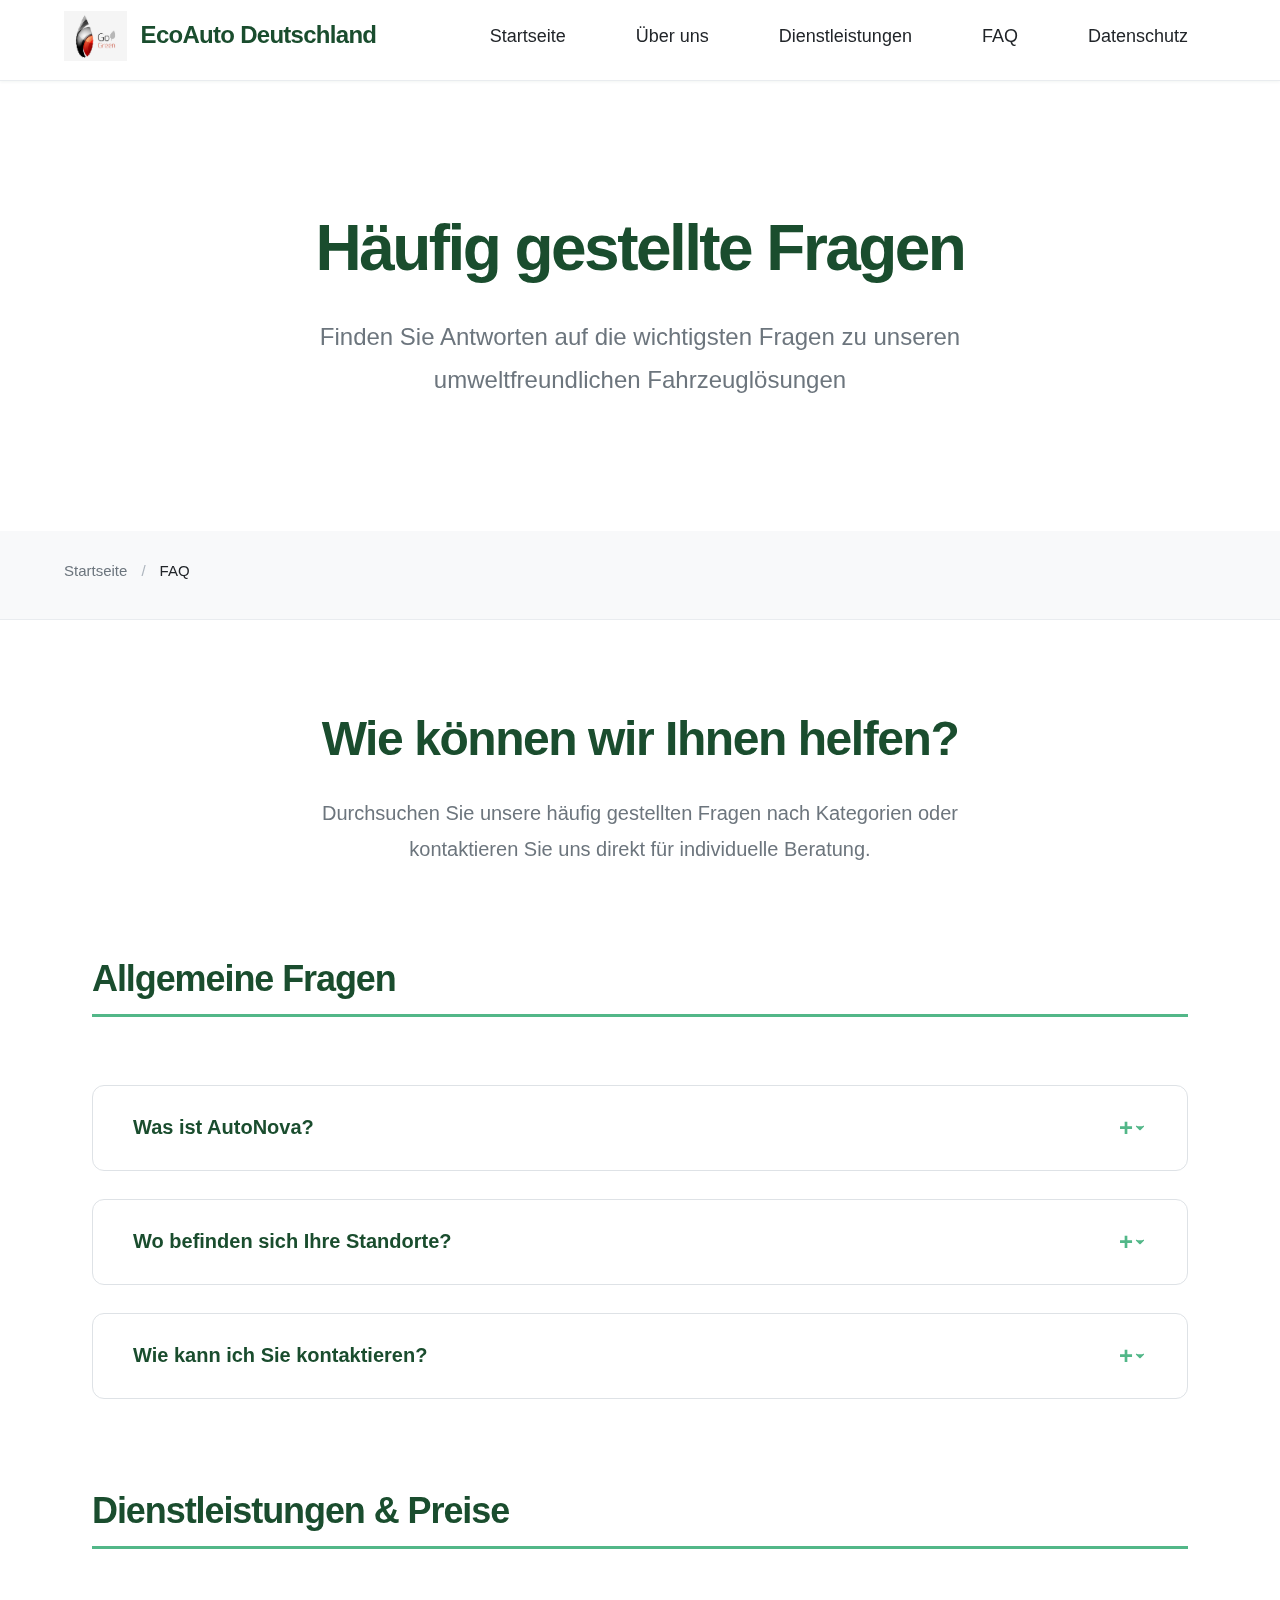
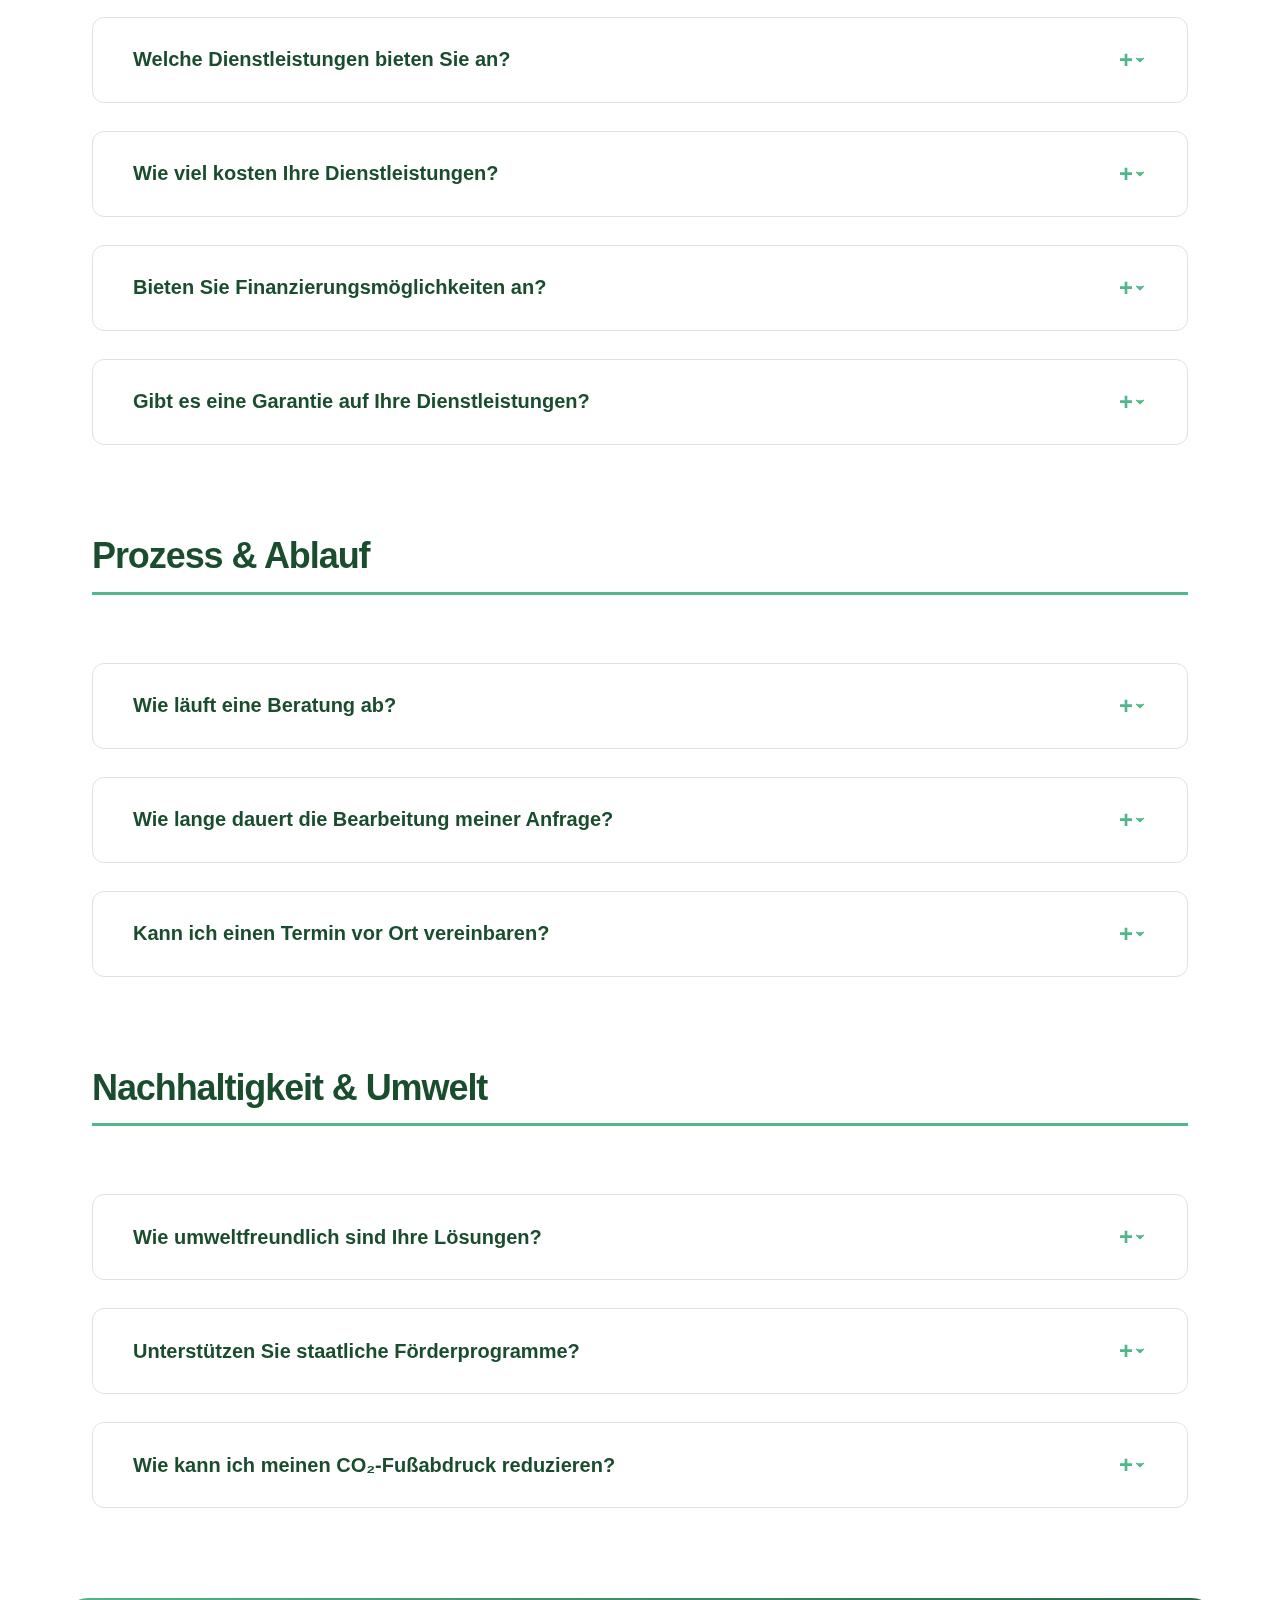
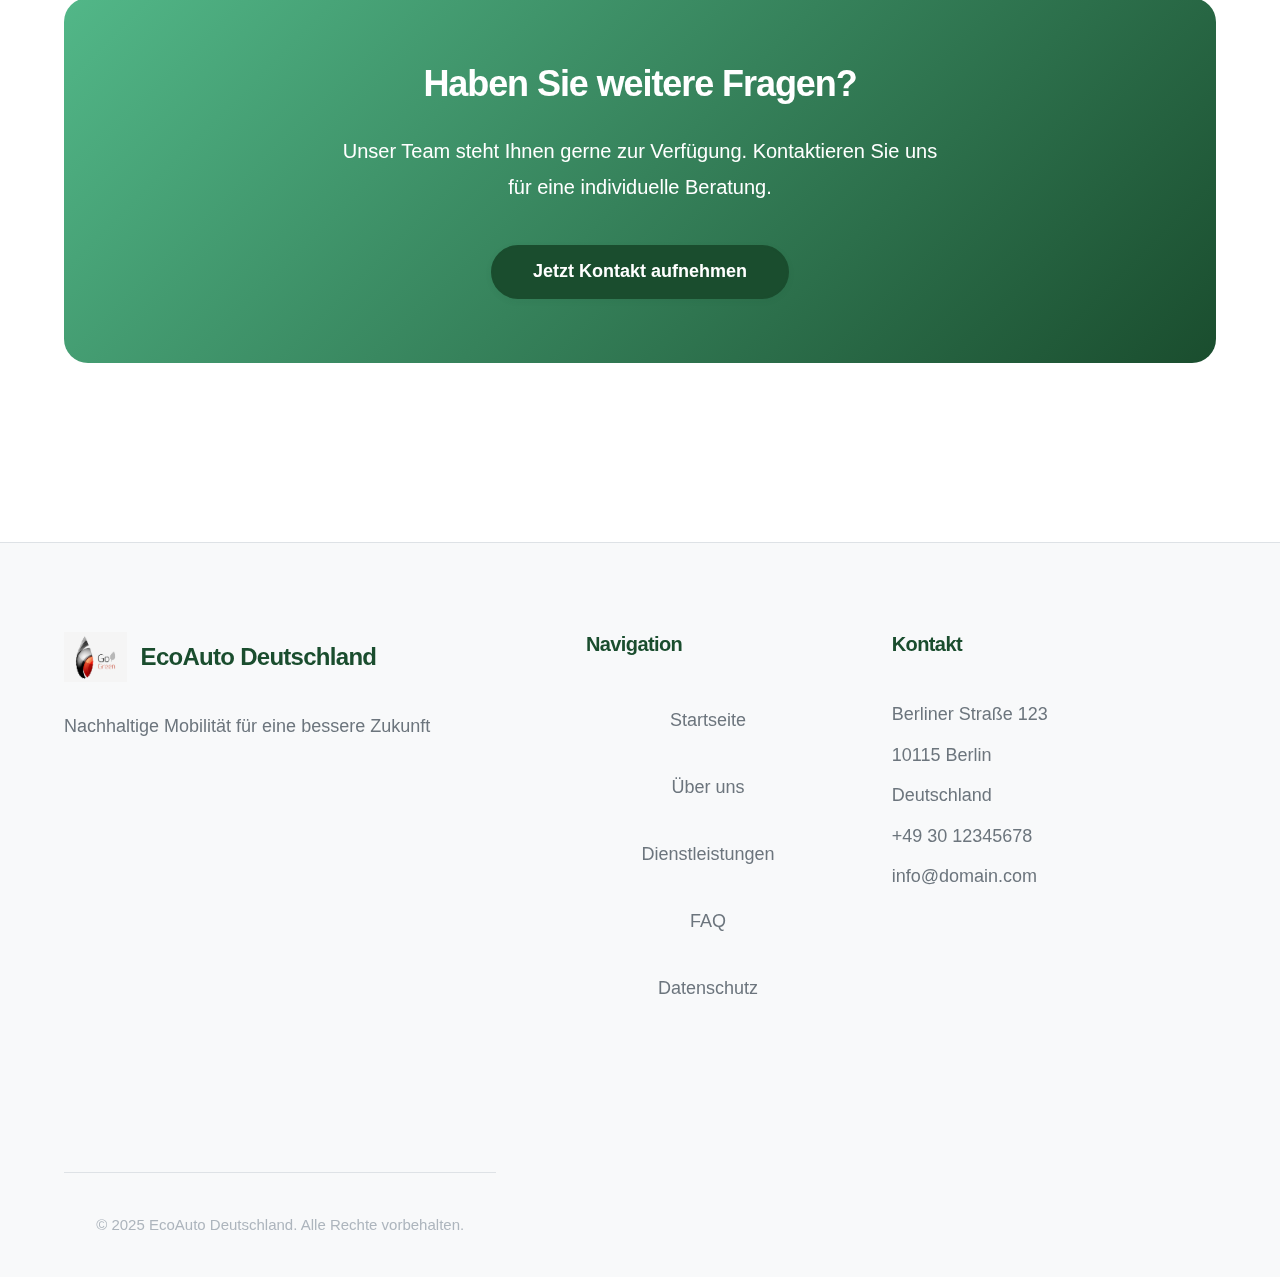
<file: faq.html>
<!DOCTYPE html><html lang="de"><head>
  <meta charset="UTF-8">
  <meta name="viewport" content="width=device-width, initial-scale=1">
  <meta name="description" content="Häufig gestellte Fragen zu umweltfreundlichen Fahrzeuglösungen. Erfahren Sie mehr über unsere Dienstleistungen, Preise und Prozesse.">
  <meta property="og:title" content="FAQ – Häufig gestellte Fragen | AutoNova">
  <meta property="og:description" content="Häufig gestellte Fragen zu umweltfreundlichen Fahrzeuglösungen. Erfahren Sie mehr über unsere Dienstleistungen, Preise und Prozesse.">
  <meta property="og:type" content="website">
  <meta property="og:url" content="https://domain.com/faq.html">
  <link rel="canonical" href="https://domain.com/faq.html">
  <title>FAQ – Häufig gestellte Fragen | AutoNova</title>
  <link rel="stylesheet" href="style.css">
  <link rel="icon" type="image/png" href="/favicon.png">
  <link rel="apple-touch-icon" href="/apple-touch-icon.png">
 </head>
 <body>
  <header class="l-header" role="banner">
   <div class="l-container l-header__wrapper">
    <div class="l-header__brand">
     <a href="index.html" class="c-logo"> <img id="brand-logo" src="img/abstraktes-geometrisches-blatt-symbol.jpg" alt="EcoAuto Deutschland Logo" class="c-logo__img" decoding="async" loading="eager" width="150" height="40"> <span class="c-logo__text">EcoAuto Deutschland</span> </a>
    </div>
    <button class="c-nav__toggle" type="button" aria-label="Navigationsmenü umschalten" aria-controls="main-nav" aria-expanded="false" data-nav-toggle=""><span class="c-nav__hamburger"> <span></span> <span></span> <span></span> </span></button>
    <nav id="main-nav" class="c-nav" role="navigation" aria-label="Hauptnavigation">
     <ul class="c-nav__list">
      <li class="c-nav__item"><a href="index.html" class="c-nav__link" aria-current="page">Startseite</a></li>
      <li class="c-nav__item"><a href="about.html" class="c-nav__link">Über uns</a></li>
      <li class="c-nav__item"><a href="services.html" class="c-nav__link">Dienstleistungen</a></li>
      <li class="c-nav__item"><a href="faq.html" class="c-nav__link">FAQ</a></li>
      <li class="c-nav__item"><a href="privacy.html" class="c-nav__link">Datenschutz</a></li>
     </ul>
    </nav>
   </div>
  </header>
  <main class="l-main" id="main-content">
   <section class="c-hero c-hero--faq">
    <div class="l-container">
     <div class="c-hero__content">
      <h1 class="c-hero__title">Häufig gestellte Fragen</h1>
      <p class="c-hero__subtitle">Finden Sie Antworten auf die wichtigsten Fragen zu unseren umweltfreundlichen Fahrzeuglösungen</p>
     </div>
    </div>
   </section>
   <nav class="c-breadcrumbs" aria-label="Breadcrumb">
    <div class="l-container">
     <ol class="c-breadcrumbs__list">
      <li class="c-breadcrumbs__item"><a href="index.html" class="c-breadcrumbs__link">Startseite</a></li>
      <li class="c-breadcrumbs__item" aria-current="page">FAQ</li>
     </ol>
    </div>
   </nav>
   <section class="c-faq-section">
    <div class="l-container">
     <div class="c-faq-intro">
      <h2 class="c-faq-intro__title">Wie können wir Ihnen helfen?</h2>
      <p class="c-faq-intro__text">Durchsuchen Sie unsere häufig gestellten Fragen nach Kategorien oder kontaktieren Sie uns direkt für individuelle Beratung.</p>
     </div>
     <div class="c-faq-categories">
      <article class="c-faq-category">
       <h3 class="c-faq-category__title">Allgemeine Fragen</h3>
       <div class="c-accordion" role="region" aria-label="Allgemeine Fragen">
        <div class="c-accordion__item">
         <button class="c-accordion__trigger" type="button" aria-expanded="false" aria-controls="faq-general-1" id="trigger-general-1"><span class="c-accordion__title">Was ist AutoNova?</span> <span class="c-accordion__icon" aria-hidden="true"> 
           <svg width="24" height="24" viewBox="0 0 24 24" fill="none" xmlns="http://www.w3.org/2000/svg">
            <path d="M6 9L12 15L18 9" stroke="currentColor" stroke-width="2" stroke-linecap="round" stroke-linejoin="round"></path>
           </svg> 
          </span></button>
         <div class="c-accordion__content" id="faq-general-1" role="region" aria-labelledby="trigger-general-1" hidden="">
          <div class="c-accordion__body">
           <p>AutoNova ist ein führender Anbieter umweltfreundlicher Fahrzeuglösungen in Deutschland. Wir bieten eine breite Palette von Dienstleistungen, darunter Elektrofahrzeugberatung, nachhaltige Mobilitätskonzepte und umweltbewusste Wartungsdienste. Unser Ziel ist es, die Mobilität der Zukunft nachhaltig und zugänglich zu gestalten.</p>
          </div>
         </div>
        </div>
        <div class="c-accordion__item">
         <button class="c-accordion__trigger" type="button" aria-expanded="false" aria-controls="faq-general-2" id="trigger-general-2"><span class="c-accordion__title">Wo befinden sich Ihre Standorte?</span> <span class="c-accordion__icon" aria-hidden="true"> 
           <svg width="24" height="24" viewBox="0 0 24 24" fill="none" xmlns="http://www.w3.org/2000/svg">
            <path d="M6 9L12 15L18 9" stroke="currentColor" stroke-width="2" stroke-linecap="round" stroke-linejoin="round"></path>
           </svg> 
          </span></button>
         <div class="c-accordion__content" id="faq-general-2" role="region" aria-labelledby="trigger-general-2" hidden="">
          <div class="c-accordion__body">
           <p>Unser Hauptsitz befindet sich in Berlin, Musterstraße 123, 10115 Berlin. Wir verfügen auch über Partnernetzwerke in ganz Deutschland, um unseren Kunden bundesweit erstklassigen Service zu bieten. Kontaktieren Sie uns unter +49 30 12345678 oder info@domain.com für weitere Informationen.</p>
          </div>
         </div>
        </div>
        <div class="c-accordion__item">
         <button class="c-accordion__trigger" type="button" aria-expanded="false" aria-controls="faq-general-3" id="trigger-general-3"><span class="c-accordion__title">Wie kann ich Sie kontaktieren?</span> <span class="c-accordion__icon" aria-hidden="true"> 
           <svg width="24" height="24" viewBox="0 0 24 24" fill="none" xmlns="http://www.w3.org/2000/svg">
            <path d="M6 9L12 15L18 9" stroke="currentColor" stroke-width="2" stroke-linecap="round" stroke-linejoin="round"></path>
           </svg> 
          </span></button>
         <div class="c-accordion__content" id="faq-general-3" role="region" aria-labelledby="trigger-general-3" hidden="">
          <div class="c-accordion__body">
           <p>Sie können uns telefonisch unter +49 30 12345678, per E-Mail an info@domain.com oder über unser Kontaktformular auf der Startseite erreichen. Unser Kundenservice-Team steht Ihnen Montag bis Freitag von 9:00 bis 18:00 Uhr zur Verfügung.</p>
          </div>
         </div>
        </div>
       </div>
      </article>
      <article class="c-faq-category">
       <h3 class="c-faq-category__title">Dienstleistungen &amp; Preise</h3>
       <div class="c-accordion" role="region" aria-label="Dienstleistungen &amp; Preise">
        <div class="c-accordion__item">
         <button class="c-accordion__trigger" type="button" aria-expanded="false" aria-controls="faq-services-1" id="trigger-services-1"><span class="c-accordion__title">Welche Dienstleistungen bieten Sie an?</span> <span class="c-accordion__icon" aria-hidden="true"> 
           <svg width="24" height="24" viewBox="0 0 24 24" fill="none" xmlns="http://www.w3.org/2000/svg">
            <path d="M6 9L12 15L18 9" stroke="currentColor" stroke-width="2" stroke-linecap="round" stroke-linejoin="round"></path>
           </svg> 
          </span></button>
         <div class="c-accordion__content" id="faq-services-1" role="region" aria-labelledby="trigger-services-1" hidden="">
          <div class="c-accordion__body">
           <p>Wir bieten eine umfassende Palette umweltfreundlicher Fahrzeuglösungen:</p>
           <ul>
            <li>Elektrofahrzeugberatung und Vermittlung</li>
            <li>Nachhaltige Mobilitätskonzepte für Unternehmen und Privatpersonen</li>
            <li>Umweltbewusste Wartungs- und Servicedienste</li>
            <li>Ladeinfrastruktur-Planung und Installation</li>
            <li>CO₂-Bilanzierung und Nachhaltigkeitsberatung</li>
           </ul>
           <p>Weitere Details finden Sie auf unserer <a href="services.html" class="c-link">Dienstleistungsseite</a>.</p>
          </div>
         </div>
        </div>
        <div class="c-accordion__item">
         <button class="c-accordion__trigger" type="button" aria-expanded="false" aria-controls="faq-services-2" id="trigger-services-2"><span class="c-accordion__title">Wie viel kosten Ihre Dienstleistungen?</span> <span class="c-accordion__icon" aria-hidden="true"> 
           <svg width="24" height="24" viewBox="0 0 24 24" fill="none" xmlns="http://www.w3.org/2000/svg">
            <path d="M6 9L12 15L18 9" stroke="currentColor" stroke-width="2" stroke-linecap="round" stroke-linejoin="round"></path>
           </svg> 
          </span></button>
         <div class="c-accordion__content" id="faq-services-2" role="region" aria-labelledby="trigger-services-2" hidden="">
          <div class="c-accordion__body">
           <p>Die Preise variieren je nach Umfang und Art der Dienstleistung. Wir bieten individuelle Beratungsgespräche an, um Ihre Bedürfnisse zu verstehen und Ihnen ein maßgeschneidertes Angebot zu unterbreiten. Kontaktieren Sie uns für ein kostenloses Erstgespräch und eine transparente Preisübersicht.</p>
          </div>
         </div>
        </div>
        <div class="c-accordion__item">
         <button class="c-accordion__trigger" type="button" aria-expanded="false" aria-controls="faq-services-3" id="trigger-services-3"><span class="c-accordion__title">Bieten Sie Finanzierungsmöglichkeiten an?</span> <span class="c-accordion__icon" aria-hidden="true"> 
           <svg width="24" height="24" viewBox="0 0 24 24" fill="none" xmlns="http://www.w3.org/2000/svg">
            <path d="M6 9L12 15L18 9" stroke="currentColor" stroke-width="2" stroke-linecap="round" stroke-linejoin="round"></path>
           </svg> 
          </span></button>
         <div class="c-accordion__content" id="faq-services-3" role="region" aria-labelledby="trigger-services-3" hidden="">
          <div class="c-accordion__body">
           <p>Ja, wir arbeiten mit verschiedenen Finanzierungspartnern zusammen, um Ihnen flexible Zahlungsoptionen anzubieten. Dies umfasst Leasing, Ratenzahlung und staatliche Förderprogramme für Elektrofahrzeuge. Unser Team hilft Ihnen gerne bei der Auswahl der besten Option.</p>
          </div>
         </div>
        </div>
        <div class="c-accordion__item">
         <button class="c-accordion__trigger" type="button" aria-expanded="false" aria-controls="faq-services-4" id="trigger-services-4"><span class="c-accordion__title">Gibt es eine Garantie auf Ihre Dienstleistungen?</span> <span class="c-accordion__icon" aria-hidden="true"> 
           <svg width="24" height="24" viewBox="0 0 24 24" fill="none" xmlns="http://www.w3.org/2000/svg">
            <path d="M6 9L12 15L18 9" stroke="currentColor" stroke-width="2" stroke-linecap="round" stroke-linejoin="round"></path>
           </svg> 
          </span></button>
         <div class="c-accordion__content" id="faq-services-4" role="region" aria-labelledby="trigger-services-4" hidden="">
          <div class="c-accordion__body">
           <p>Alle unsere Dienstleistungen werden mit höchster Qualität und Professionalität durchgeführt. Wir bieten je nach Service unterschiedliche Garantien und Servicevereinbarungen an. Details zu Garantiebedingungen erhalten Sie bei Vertragsabschluss.</p>
          </div>
         </div>
        </div>
       </div>
      </article>
      <article class="c-faq-category">
       <h3 class="c-faq-category__title">Prozess &amp; Ablauf</h3>
       <div class="c-accordion" role="region" aria-label="Prozess &amp; Ablauf">
        <div class="c-accordion__item">
         <button class="c-accordion__trigger" type="button" aria-expanded="false" aria-controls="faq-process-1" id="trigger-process-1"><span class="c-accordion__title">Wie läuft eine Beratung ab?</span> <span class="c-accordion__icon" aria-hidden="true"> 
           <svg width="24" height="24" viewBox="0 0 24 24" fill="none" xmlns="http://www.w3.org/2000/svg">
            <path d="M6 9L12 15L18 9" stroke="currentColor" stroke-width="2" stroke-linecap="round" stroke-linejoin="round"></path>
           </svg> 
          </span></button>
         <div class="c-accordion__content" id="faq-process-1" role="region" aria-labelledby="trigger-process-1" hidden="">
          <div class="c-accordion__body">
           <p>Unsere Beratung erfolgt in vier Schritten:</p>
           <ol>
            <li><strong>Erstkontakt:</strong> Sie kontaktieren uns über Telefon, E-Mail oder unser Kontaktformular.</li>
            <li><strong>Bedarfsanalyse:</strong> Wir besprechen Ihre individuellen Anforderungen und Ziele.</li>
            <li><strong>Lösungsvorschlag:</strong> Wir entwickeln ein maßgeschneidertes Konzept für Sie.</li>
            <li><strong>Umsetzung:</strong> Nach Ihrer Zustimmung setzen wir die vereinbarten Maßnahmen um.</li>
           </ol>
          </div>
         </div>
        </div>
        <div class="c-accordion__item">
         <button class="c-accordion__trigger" type="button" aria-expanded="false" aria-controls="faq-process-2" id="trigger-process-2"><span class="c-accordion__title">Wie lange dauert die Bearbeitung meiner Anfrage?</span> <span class="c-accordion__icon" aria-hidden="true"> 
           <svg width="24" height="24" viewBox="0 0 24 24" fill="none" xmlns="http://www.w3.org/2000/svg">
            <path d="M6 9L12 15L18 9" stroke="currentColor" stroke-width="2" stroke-linecap="round" stroke-linejoin="round"></path>
           </svg> 
          </span></button>
         <div class="c-accordion__content" id="faq-process-2" role="region" aria-labelledby="trigger-process-2" hidden="">
          <div class="c-accordion__body">
           <p>Wir bemühen uns, alle Anfragen innerhalb von 24 Stunden zu beantworten. Die Bearbeitungszeit für umfassende Beratungsprojekte hängt von der Komplexität ab und wird individuell mit Ihnen abgestimmt. In der Regel können einfache Anfragen innerhalb von 1–3 Werktagen abgeschlossen werden.</p>
          </div>
         </div>
        </div>
        <div class="c-accordion__item">
         <button class="c-accordion__trigger" type="button" aria-expanded="false" aria-controls="faq-process-3" id="trigger-process-3"><span class="c-accordion__title">Kann ich einen Termin vor Ort vereinbaren?</span> <span class="c-accordion__icon" aria-hidden="true"> 
           <svg width="24" height="24" viewBox="0 0 24 24" fill="none" xmlns="http://www.w3.org/2000/svg">
            <path d="M6 9L12 15L18 9" stroke="currentColor" stroke-width="2" stroke-linecap="round" stroke-linejoin="round"></path>
           </svg> 
          </span></button>
         <div class="c-accordion__content" id="faq-process-3" role="region" aria-labelledby="trigger-process-3" hidden="">
          <div class="c-accordion__body">
           <p>Ja, gerne! Wir bieten sowohl persönliche Beratungsgespräche in unserem Büro in Berlin als auch Vor-Ort-Termine bei Ihnen an. Kontaktieren Sie uns, um einen Termin zu vereinbaren, der Ihren Bedürfnissen entspricht.</p>
          </div>
         </div>
        </div>
       </div>
      </article>
      <article class="c-faq-category">
       <h3 class="c-faq-category__title">Nachhaltigkeit &amp; Umwelt</h3>
       <div class="c-accordion" role="region" aria-label="Nachhaltigkeit &amp; Umwelt">
        <div class="c-accordion__item">
         <button class="c-accordion__trigger" type="button" aria-expanded="false" aria-controls="faq-sustainability-1" id="trigger-sustainability-1"><span class="c-accordion__title">Wie umweltfreundlich sind Ihre Lösungen?</span> <span class="c-accordion__icon" aria-hidden="true"> 
           <svg width="24" height="24" viewBox="0 0 24 24" fill="none" xmlns="http://www.w3.org/2000/svg">
            <path d="M6 9L12 15L18 9" stroke="currentColor" stroke-width="2" stroke-linecap="round" stroke-linejoin="round"></path>
           </svg> 
          </span></button>
         <div class="c-accordion__content" id="faq-sustainability-1" role="region" aria-labelledby="trigger-sustainability-1" hidden="">
          <div class="c-accordion__body">
           <p>Nachhaltigkeit ist der Kern unserer Philosophie. Alle unsere Dienstleistungen sind darauf ausgerichtet, die CO₂-Emissionen zu reduzieren und umweltfreundliche Mobilitätslösungen zu fördern. Wir arbeiten ausschließlich mit zertifizierten Partnern und umweltschonenden Technologien.</p>
          </div>
         </div>
        </div>
        <div class="c-accordion__item">
         <button class="c-accordion__trigger" type="button" aria-expanded="false" aria-controls="faq-sustainability-2" id="trigger-sustainability-2"><span class="c-accordion__title">Unterstützen Sie staatliche Förderprogramme?</span> <span class="c-accordion__icon" aria-hidden="true"> 
           <svg width="24" height="24" viewBox="0 0 24 24" fill="none" xmlns="http://www.w3.org/2000/svg">
            <path d="M6 9L12 15L18 9" stroke="currentColor" stroke-width="2" stroke-linecap="round" stroke-linejoin="round"></path>
           </svg> 
          </span></button>
         <div class="c-accordion__content" id="faq-sustainability-2" role="region" aria-labelledby="trigger-sustainability-2" hidden="">
          <div class="c-accordion__body">
           <p>Ja, wir unterstützen Sie bei der Beantragung staatlicher Förderprogramme für Elektrofahrzeuge und nachhaltige Mobilitätslösungen. Unser Team informiert Sie über verfügbare Förderungen und hilft Ihnen bei der Antragstellung.</p>
          </div>
         </div>
        </div>
        <div class="c-accordion__item">
         <button class="c-accordion__trigger" type="button" aria-expanded="false" aria-controls="faq-sustainability-3" id="trigger-sustainability-3"><span class="c-accordion__title">Wie kann ich meinen CO₂-Fußabdruck reduzieren?</span> <span class="c-accordion__icon" aria-hidden="true"> 
           <svg width="24" height="24" viewBox="0 0 24 24" fill="none" xmlns="http://www.w3.org/2000/svg">
            <path d="M6 9L12 15L18 9" stroke="currentColor" stroke-width="2" stroke-linecap="round" stroke-linejoin="round"></path>
           </svg> 
          </span></button>
         <div class="c-accordion__content" id="faq-sustainability-3" role="region" aria-labelledby="trigger-sustainability-3" hidden="">
          <div class="c-accordion__body">
           <p>Wir bieten CO₂-Bilanzierungen und individuelle Beratung zur Reduktion Ihres ökologischen Fußabdrucks. Durch den Umstieg auf Elektrofahrzeuge, die Nutzung erneuerbarer Energien und die Optimierung Ihrer Mobilitätskonzepte können Sie erheblich zur Umwelt beitragen. Kontaktieren Sie uns für eine persönliche Beratung.</p>
          </div>
         </div>
        </div>
       </div>
      </article>
     </div>
     <div class="c-faq-cta">
      <div class="c-faq-cta__content">
       <h2 class="c-faq-cta__title">Haben Sie weitere Fragen?</h2>
       <p class="c-faq-cta__text">Unser Team steht Ihnen gerne zur Verfügung. Kontaktieren Sie uns für eine individuelle Beratung.</p>
       <a href="index.html#contact" class="c-btn c-btn--primary">Jetzt Kontakt aufnehmen</a>
      </div>
     </div>
    </div>
   </section>
  </main>
  <footer class="l-footer" role="contentinfo">
   <div class="l-container l-footer__wrapper">
    <div class="l-footer__brand">
     <a href="index.html" class="c-logo"> <img id="footer-brand-logo" src="img/abstraktes-geometrisches-blatt-symbol.jpg" alt="EcoAuto Deutschland Logo" class="c-logo__img" decoding="async" loading="lazy" width="150" height="40"> <span class="c-logo__text">EcoAuto Deutschland</span> </a>
     <p class="l-footer__tagline">Nachhaltige Mobilität für eine bessere Zukunft</p>
    </div>
    <nav class="l-footer__nav" role="navigation" aria-label="Fußzeilennavigation">
     <h3 class="l-footer__nav-title">Navigation</h3>
     <ul class="c-nav__list">
      <li class="c-nav__item"><a href="index.html" class="c-nav__link">Startseite</a></li>
      <li class="c-nav__item"><a href="about.html" class="c-nav__link">Über uns</a></li>
      <li class="c-nav__item"><a href="services.html" class="c-nav__link">Dienstleistungen</a></li>
      <li class="c-nav__item"><a href="faq.html" class="c-nav__link">FAQ</a></li>
      <li class="c-nav__item"><a href="privacy.html" class="c-nav__link">Datenschutz</a></li>
     </ul>
    </nav>
    <div class="l-footer__contact">
     <h3 class="l-footer__contact-title">Kontakt</h3>
     <address class="l-footer__address">
      <p>Berliner Straße 123</p>
      <p>10115 Berlin</p>
      <p>Deutschland</p>
      <p><a href="tel:+493012345678" class="l-footer__link">+49 30 12345678</a></p>
      <p><a href="mailto:info@domain.com" class="l-footer__link">info@domain.com</a></p>
     </address>
    </div>
    <div class="l-footer__copyright">
     <p>© <span id="footer-year">2025</span> <span id="footer-brand-name">EcoAuto Deutschland</span>. Alle Rechte vorbehalten.</p>
    </div>
   </div>
  </footer>
  <script src="script.js" defer=""></script>
 
</body></html>
</file>
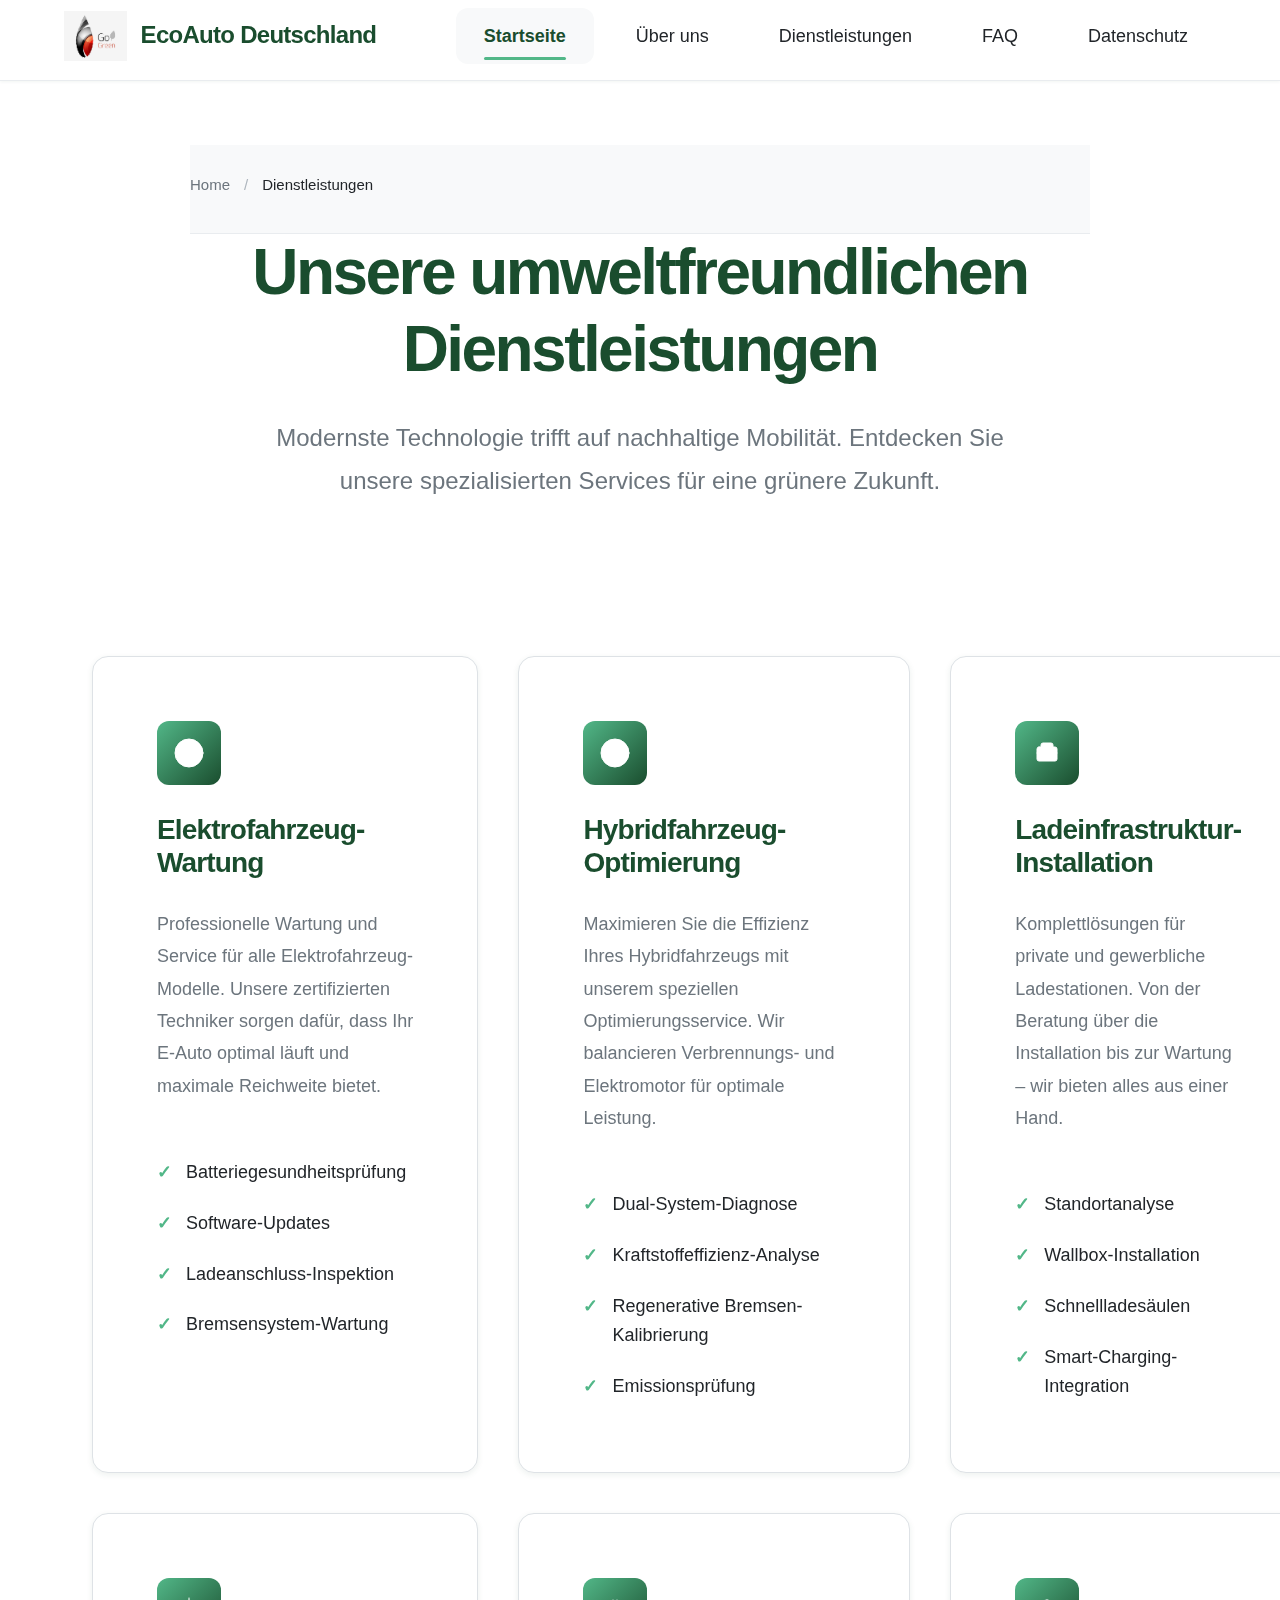
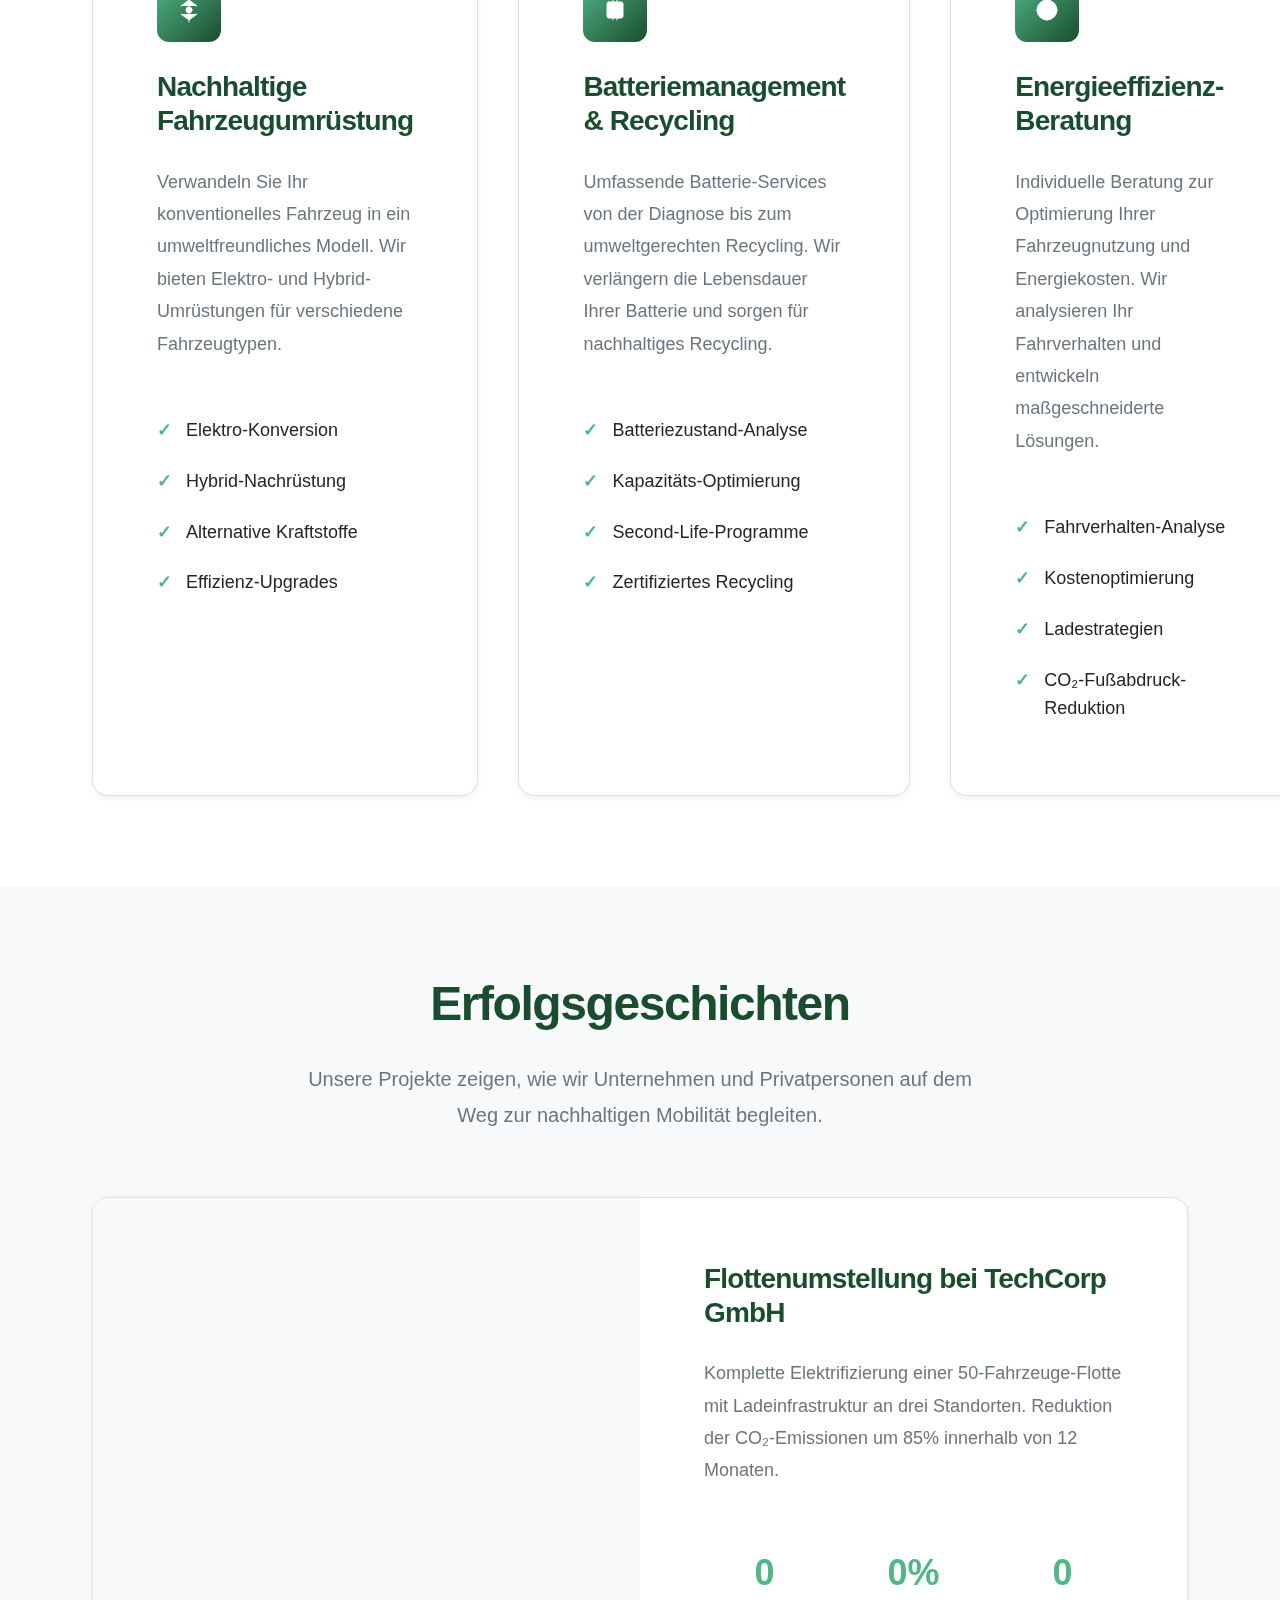
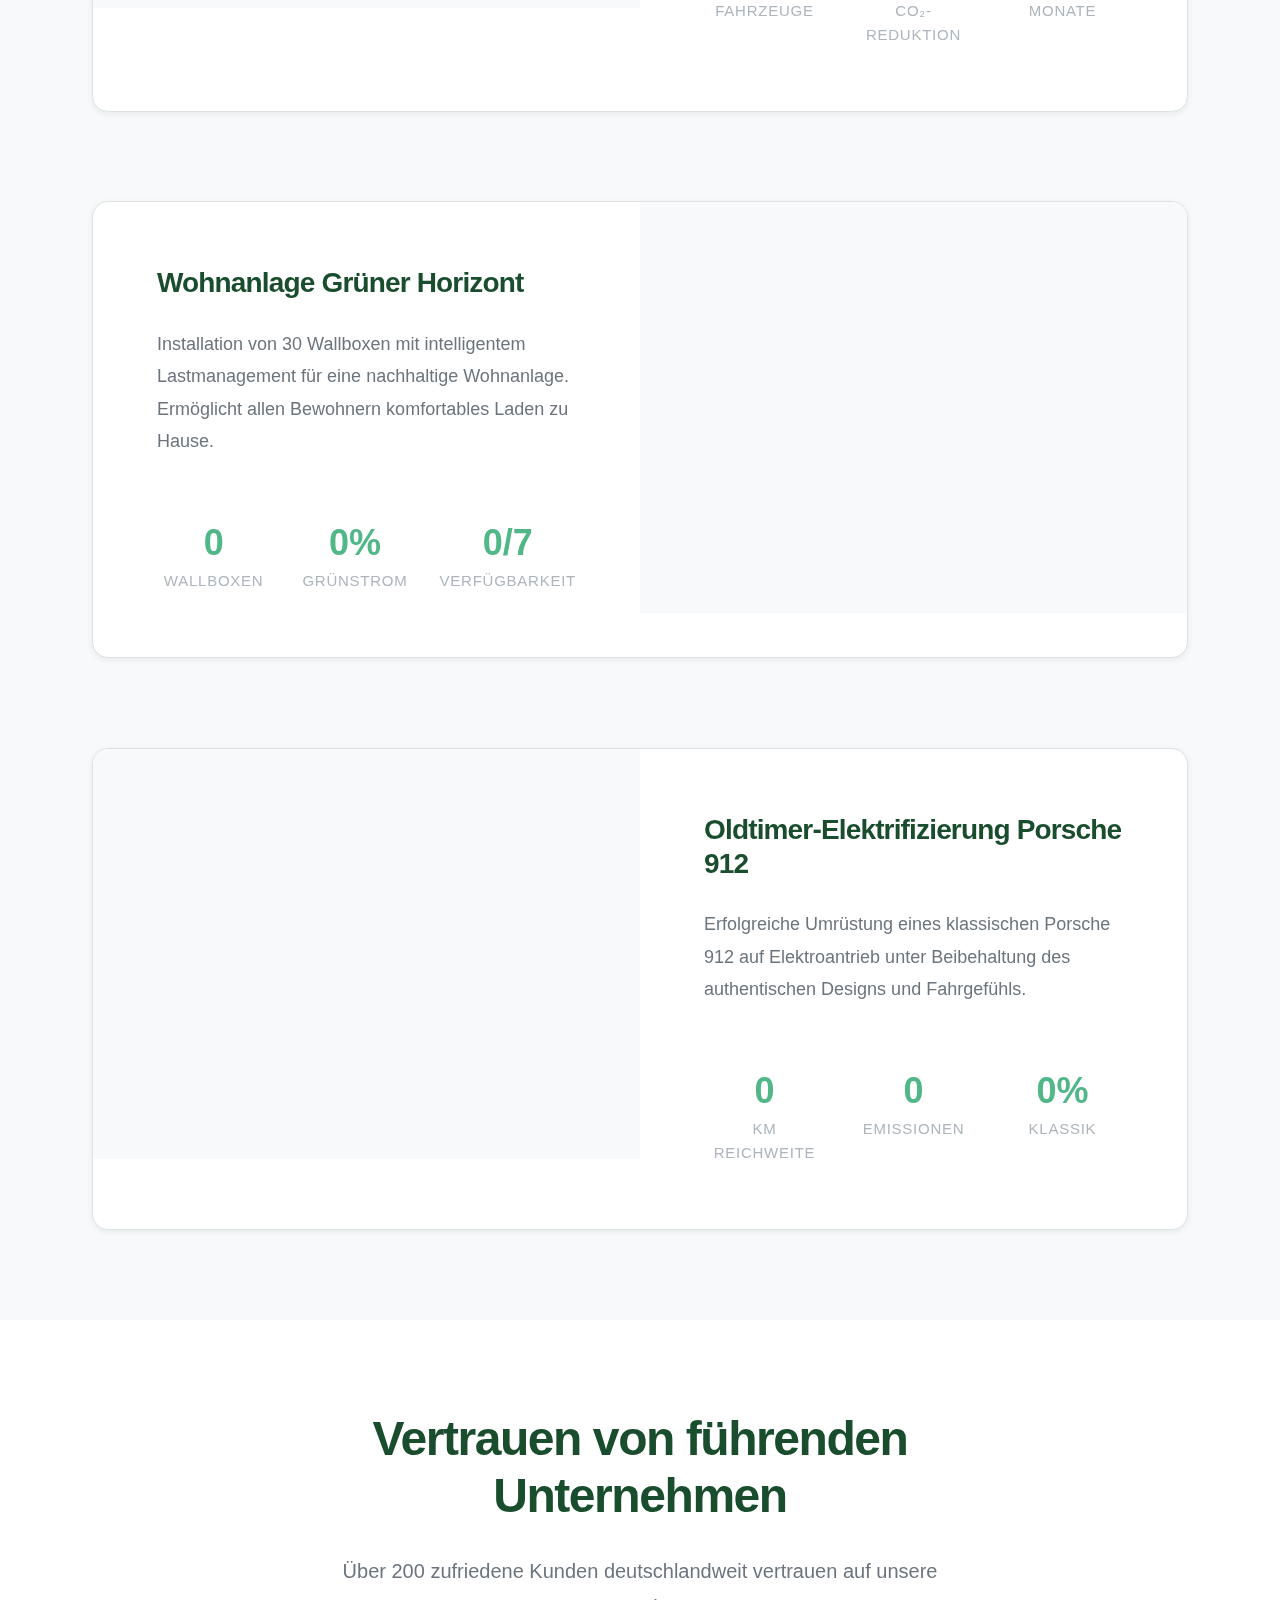
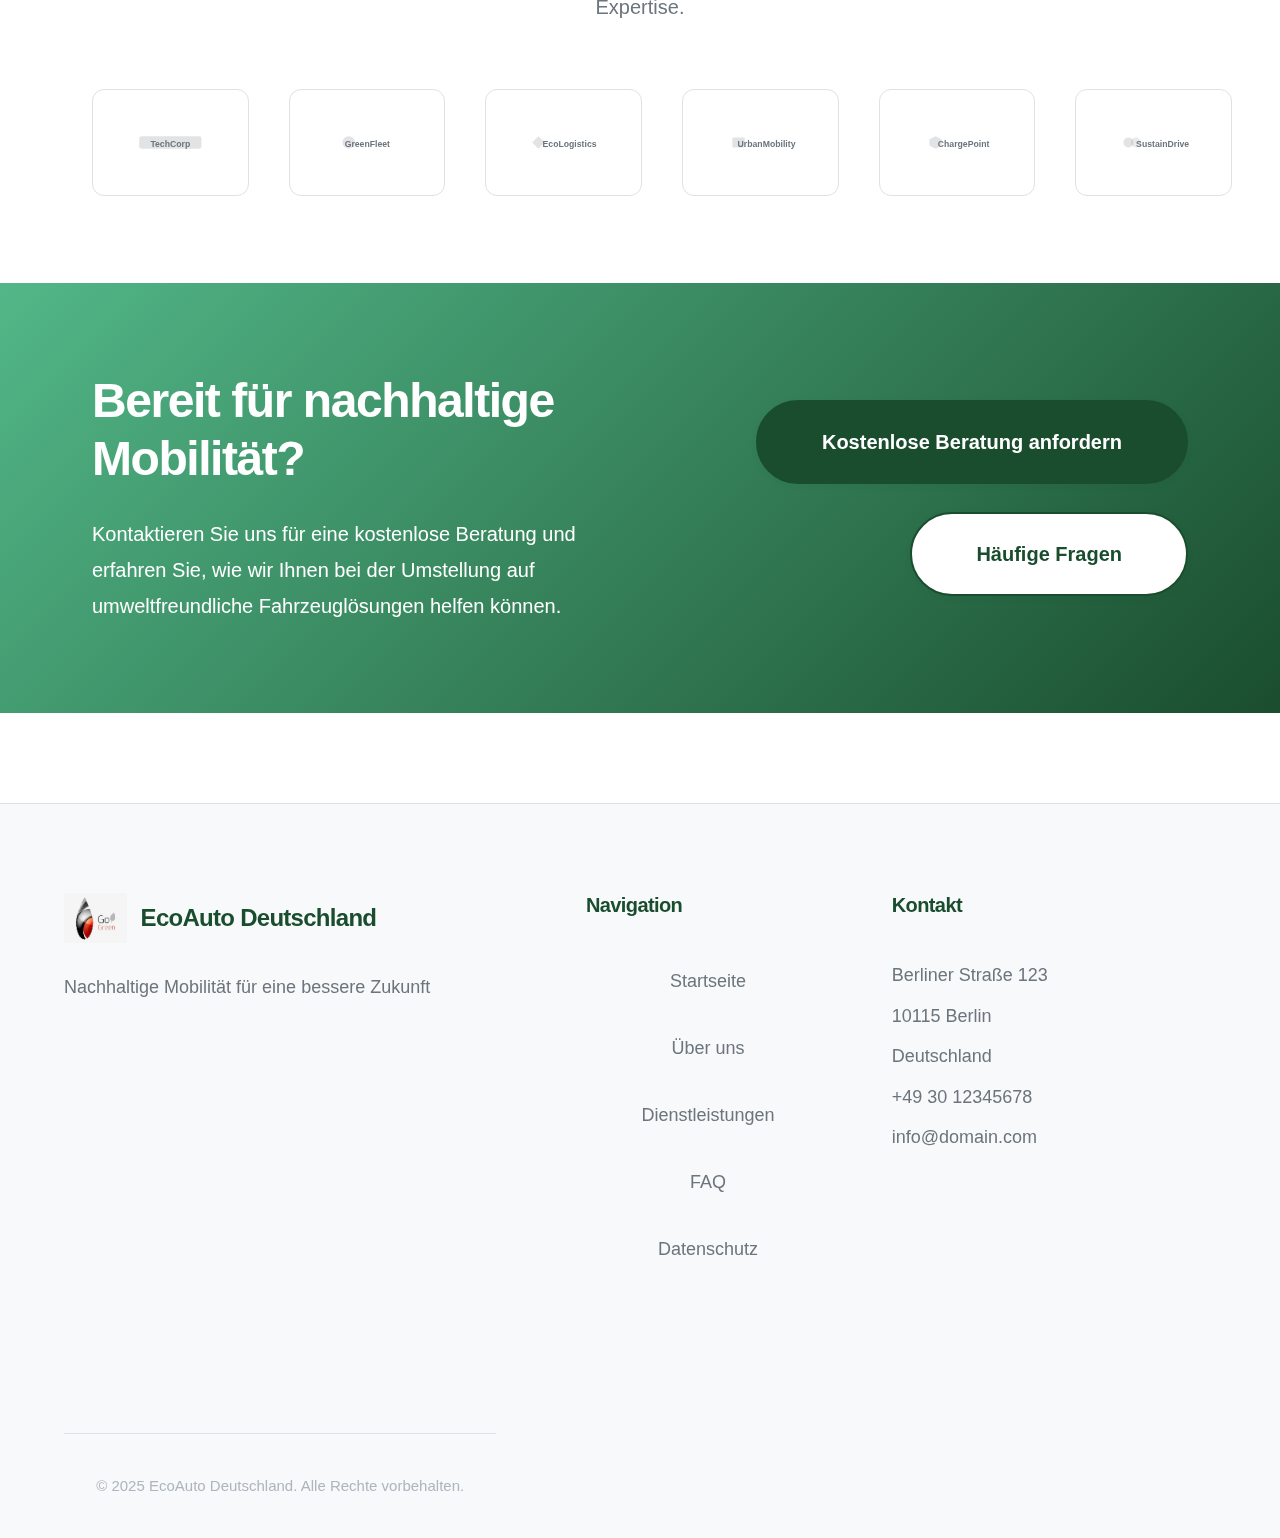
<file: services.html>
<!DOCTYPE html><html lang="de"><head>
  <meta charset="UTF-8">
  <meta name="viewport" content="width=device-width, initial-scale=1">
  <meta name="description" content="Entdecken Sie unsere umweltfreundlichen Automobildienstleistungen. Von Elektrofahrzeug-Wartung bis hin zu nachhaltigen Fahrzeuglösungen – wir bieten moderne Services für eine grünere Zukunft.">
  <meta property="og:title" content="Unsere Dienstleistungen – EcoAuto Deutschland">
  <meta property="og:description" content="Entdecken Sie unsere umweltfreundlichen Automobildienstleistungen. Von Elektrofahrzeug-Wartung bis hin zu nachhaltigen Fahrzeuglösungen.">
  <meta property="og:type" content="website">
  <meta property="og:url" content="https://domain.com/services.html">
  <meta property="og:image" content="https://images.unsplash.com/photo-1593941707882-a5bba14938c7?w=1200&amp;h=630&amp;fit=crop">
  <link rel="canonical" href="https://domain.com/services.html">
  <title>Unsere Dienstleistungen – Umweltfreundliche Automobilservices | EcoAuto Deutschland</title>
  <link rel="stylesheet" href="style.css">
  <link rel="icon" type="image/png" href="/favicon.png">
  <link rel="apple-touch-icon" href="/apple-touch-icon.png">
 </head>
 <body>
  <header class="l-header" role="banner">
   <div class="l-container l-header__wrapper">
    <div class="l-header__brand">
     <a href="index.html" class="c-logo"> <img id="brand-logo" src="img/abstraktes-geometrisches-blatt-symbol.jpg" alt="EcoAuto Deutschland Logo" class="c-logo__img" decoding="async" loading="eager" width="150" height="40"> <span class="c-logo__text">EcoAuto Deutschland</span> </a>
    </div>
    <button class="c-nav__toggle" type="button" aria-label="Navigationsmenü umschalten" aria-controls="main-nav" aria-expanded="false" data-nav-toggle=""><span class="c-nav__hamburger"> <span></span> <span></span> <span></span> </span></button>
    <nav id="main-nav" class="c-nav" role="navigation" aria-label="Hauptnavigation">
     <ul class="c-nav__list">
      <li class="c-nav__item"><a href="index.html" class="c-nav__link" aria-current="page">Startseite</a></li>
      <li class="c-nav__item"><a href="about.html" class="c-nav__link">Über uns</a></li>
      <li class="c-nav__item"><a href="services.html" class="c-nav__link">Dienstleistungen</a></li>
      <li class="c-nav__item"><a href="faq.html" class="c-nav__link">FAQ</a></li>
      <li class="c-nav__item"><a href="privacy.html" class="c-nav__link">Datenschutz</a></li>
     </ul>
    </nav>
   </div>
  </header>
  <main class="l-main">
   <section class="c-hero c-hero--services">
    <div class="l-container">
     <nav aria-label="Breadcrumb" class="c-breadcrumb">
      <ol class="c-breadcrumb__list">
       <li class="c-breadcrumb__item"><a href="index.html" class="c-breadcrumb__link">Home</a></li>
       <li class="c-breadcrumb__item" aria-current="page">Dienstleistungen</li>
      </ol>
     </nav>
     <div class="c-hero__content">
      <h1 class="c-hero__title">Unsere umweltfreundlichen Dienstleistungen</h1>
      <p class="c-hero__subtitle">Modernste Technologie trifft auf nachhaltige Mobilität. Entdecken Sie unsere spezialisierten Services für eine grünere Zukunft.</p>
     </div>
    </div>
   </section>
   <section class="c-services">
    <div class="l-container">
     <div class="c-services__grid">
      <article class="c-service-card">
       <div class="c-service-card__icon-wrapper">
        <svg class="c-service-card__icon" xmlns="http://www.w3.org/2000/svg" viewBox="0 0 64 64" width="64" height="64" fill="none" stroke="currentColor" stroke-width="2" stroke-linecap="round" stroke-linejoin="round" aria-hidden="true">
         <circle cx="32" cy="32" r="28"></circle> <path d="M32 12v20l12 8"></path> <circle cx="32" cy="32" r="3" fill="currentColor"></circle>
        </svg>
       </div>
       <h2 class="c-service-card__title">Elektrofahrzeug-Wartung</h2>
       <p class="c-service-card__description">Professionelle Wartung und Service für alle Elektrofahrzeug-Modelle. Unsere zertifizierten Techniker sorgen dafür, dass Ihr E-Auto optimal läuft und maximale Reichweite bietet.</p>
       <ul class="c-service-card__features">
        <li>Batteriegesundheitsprüfung</li>
        <li>Software-Updates</li>
        <li>Ladeanschluss-Inspektion</li>
        <li>Bremsensystem-Wartung</li>
       </ul>
      </article>
      <article class="c-service-card">
       <div class="c-service-card__icon-wrapper">
        <svg class="c-service-card__icon" xmlns="http://www.w3.org/2000/svg" viewBox="0 0 64 64" width="64" height="64" fill="none" stroke="currentColor" stroke-width="2" stroke-linecap="round" stroke-linejoin="round" aria-hidden="true">
         <path d="M16 32h32M32 16v32M22 22l20 20M42 22L22 42"></path> <circle cx="32" cy="32" r="28"></circle>
        </svg>
       </div>
       <h2 class="c-service-card__title">Hybridfahrzeug-Optimierung</h2>
       <p class="c-service-card__description">Maximieren Sie die Effizienz Ihres Hybridfahrzeugs mit unserem speziellen Optimierungsservice. Wir balancieren Verbrennungs- und Elektromotor für optimale Leistung.</p>
       <ul class="c-service-card__features">
        <li>Dual-System-Diagnose</li>
        <li>Kraftstoffeffizienz-Analyse</li>
        <li>Regenerative Bremsen-Kalibrierung</li>
        <li>Emissionsprüfung</li>
       </ul>
      </article>
      <article class="c-service-card">
       <div class="c-service-card__icon-wrapper">
        <svg class="c-service-card__icon" xmlns="http://www.w3.org/2000/svg" viewBox="0 0 64 64" width="64" height="64" fill="none" stroke="currentColor" stroke-width="2" stroke-linecap="round" stroke-linejoin="round" aria-hidden="true">
         <rect x="12" y="20" width="40" height="28" rx="4"></rect> <path d="M12 32h40M20 20v-4a4 4 0 0 1 4-4h16a4 4 0 0 1 4 4v4"></path> <circle cx="24" cy="40" r="3" fill="currentColor"></circle> <circle cx="40" cy="40" r="3" fill="currentColor"></circle>
        </svg>
       </div>
       <h2 class="c-service-card__title">Ladeinfrastruktur-Installation</h2>
       <p class="c-service-card__description">Komplettlösungen für private und gewerbliche Ladestationen. Von der Beratung über die Installation bis zur Wartung – wir bieten alles aus einer Hand.</p>
       <ul class="c-service-card__features">
        <li>Standortanalyse</li>
        <li>Wallbox-Installation</li>
        <li>Schnellladesäulen</li>
        <li>Smart-Charging-Integration</li>
       </ul>
      </article>
      <article class="c-service-card">
       <div class="c-service-card__icon-wrapper">
        <svg class="c-service-card__icon" xmlns="http://www.w3.org/2000/svg" viewBox="0 0 64 64" width="64" height="64" fill="none" stroke="currentColor" stroke-width="2" stroke-linecap="round" stroke-linejoin="round" aria-hidden="true">
         <path d="M32 8v48M16 24l16-12 16 12M16 40l16 12 16-12"></path> <circle cx="32" cy="32" r="6" fill="currentColor"></circle>
        </svg>
       </div>
       <h2 class="c-service-card__title">Nachhaltige Fahrzeugumrüstung</h2>
       <p class="c-service-card__description">Verwandeln Sie Ihr konventionelles Fahrzeug in ein umweltfreundliches Modell. Wir bieten Elektro- und Hybrid-Umrüstungen für verschiedene Fahrzeugtypen.</p>
       <ul class="c-service-card__features">
        <li>Elektro-Konversion</li>
        <li>Hybrid-Nachrüstung</li>
        <li>Alternative Kraftstoffe</li>
        <li>Effizienz-Upgrades</li>
       </ul>
      </article>
      <article class="c-service-card">
       <div class="c-service-card__icon-wrapper">
        <svg class="c-service-card__icon" xmlns="http://www.w3.org/2000/svg" viewBox="0 0 64 64" width="64" height="64" fill="none" stroke="currentColor" stroke-width="2" stroke-linecap="round" stroke-linejoin="round" aria-hidden="true">
         <rect x="16" y="16" width="32" height="32" rx="4"></rect> <path d="M24 28h16M24 36h16M28 16v-4M36 16v-4M28 48v4M36 48v4"></path>
        </svg>
       </div>
       <h2 class="c-service-card__title">Batteriemanagement &amp; Recycling</h2>
       <p class="c-service-card__description">Umfassende Batterie-Services von der Diagnose bis zum umweltgerechten Recycling. Wir verlängern die Lebensdauer Ihrer Batterie und sorgen für nachhaltiges Recycling.</p>
       <ul class="c-service-card__features">
        <li>Batteriezustand-Analyse</li>
        <li>Kapazitäts-Optimierung</li>
        <li>Second-Life-Programme</li>
        <li>Zertifiziertes Recycling</li>
       </ul>
      </article>
      <article class="c-service-card">
       <div class="c-service-card__icon-wrapper">
        <svg class="c-service-card__icon" xmlns="http://www.w3.org/2000/svg" viewBox="0 0 64 64" width="64" height="64" fill="none" stroke="currentColor" stroke-width="2" stroke-linecap="round" stroke-linejoin="round" aria-hidden="true">
         <circle cx="32" cy="32" r="20"></circle> <path d="M32 12v8M32 44v8M52 32h-8M20 32h-8M44.5 19.5l-5.7 5.7M25.2 38.8l-5.7 5.7M44.5 44.5l-5.7-5.7M25.2 25.2l-5.7-5.7"></path>
        </svg>
       </div>
       <h2 class="c-service-card__title">Energieeffizienz-Beratung</h2>
       <p class="c-service-card__description">Individuelle Beratung zur Optimierung Ihrer Fahrzeugnutzung und Energiekosten. Wir analysieren Ihr Fahrverhalten und entwickeln maßgeschneiderte Lösungen.</p>
       <ul class="c-service-card__features">
        <li>Fahrverhalten-Analyse</li>
        <li>Kostenoptimierung</li>
        <li>Ladestrategien</li>
        <li>CO₂-Fußabdruck-Reduktion</li>
       </ul>
      </article>
     </div>
    </div>
   </section>
   <section class="c-case-studies">
    <div class="l-container">
     <div class="c-section-header">
      <h2 class="c-section-header__title">Erfolgsgeschichten</h2>
      <p class="c-section-header__subtitle">Unsere Projekte zeigen, wie wir Unternehmen und Privatpersonen auf dem Weg zur nachhaltigen Mobilität begleiten.</p>
     </div>
     <div class="c-case-studies__grid">
      <article class="c-case-study">
       <div class="c-case-study__image-wrapper">
        <img src="img/308611.jpg" alt="Modernes Elektrofahrzeug wird an Ladestation geladen, umweltfreundliche Technologie, nachhaltige Mobilität" class="c-case-study__image" loading="lazy" width="800" height="600">
       </div>
       <div class="c-case-study__content">
        <h3 class="c-case-study__title">Flottenumstellung bei TechCorp GmbH</h3>
        <p class="c-case-study__description">Komplette Elektrifizierung einer 50-Fahrzeuge-Flotte mit Ladeinfrastruktur an drei Standorten. Reduktion der CO₂-Emissionen um 85% innerhalb von 12 Monaten.</p>
        <div class="c-case-study__stats">
         <div class="c-case-study__stat">
          <span class="c-case-study__stat-value">50</span> <span class="c-case-study__stat-label">Fahrzeuge</span>
         </div>
         <div class="c-case-study__stat">
          <span class="c-case-study__stat-value">85%</span> <span class="c-case-study__stat-label">CO₂-Reduktion</span>
         </div>
         <div class="c-case-study__stat">
          <span class="c-case-study__stat-value">12</span> <span class="c-case-study__stat-label">Monate</span>
         </div>
        </div>
       </div>
      </article>
      <article class="c-case-study">
       <div class="c-case-study__image-wrapper">
        <img src="img/1474.jpg" alt="Installation moderner Ladestation für Elektrofahrzeuge, Wallbox, grüne Energie, Ladeinfrastruktur" class="c-case-study__image" loading="lazy" width="800" height="600">
       </div>
       <div class="c-case-study__content">
        <h3 class="c-case-study__title">Wohnanlage Grüner Horizont</h3>
        <p class="c-case-study__description">Installation von 30 Wallboxen mit intelligentem Lastmanagement für eine nachhaltige Wohnanlage. Ermöglicht allen Bewohnern komfortables Laden zu Hause.</p>
        <div class="c-case-study__stats">
         <div class="c-case-study__stat">
          <span class="c-case-study__stat-value">30</span> <span class="c-case-study__stat-label">Wallboxen</span>
         </div>
         <div class="c-case-study__stat">
          <span class="c-case-study__stat-value">100%</span> <span class="c-case-study__stat-label">Grünstrom</span>
         </div>
         <div class="c-case-study__stat">
          <span class="c-case-study__stat-value">24/7</span> <span class="c-case-study__stat-label">Verfügbarkeit</span>
         </div>
        </div>
       </div>
      </article>
      <article class="c-case-study">
       <div class="c-case-study__image-wrapper">
        <img src="img/7725.jpg" alt="Elektrofahrzeug in moderner Werkstatt, professionelle Wartung, nachhaltige Fahrzeugtechnik, umweltfreundlich" class="c-case-study__image" loading="lazy" width="800" height="600">
       </div>
       <div class="c-case-study__content">
        <h3 class="c-case-study__title">Oldtimer-Elektrifizierung Porsche 912</h3>
        <p class="c-case-study__description">Erfolgreiche Umrüstung eines klassischen Porsche 912 auf Elektroantrieb unter Beibehaltung des authentischen Designs und Fahrgefühls.</p>
        <div class="c-case-study__stats">
         <div class="c-case-study__stat">
          <span class="c-case-study__stat-value">300</span> <span class="c-case-study__stat-label">km Reichweite</span>
         </div>
         <div class="c-case-study__stat">
          <span class="c-case-study__stat-value">0</span> <span class="c-case-study__stat-label">Emissionen</span>
         </div>
         <div class="c-case-study__stat">
          <span class="c-case-study__stat-value">100%</span> <span class="c-case-study__stat-label">Klassik</span>
         </div>
        </div>
       </div>
      </article>
     </div>
    </div>
   </section>
   <section class="c-client-logos">
    <div class="l-container">
     <div class="c-section-header c-section-header--centered">
      <h2 class="c-section-header__title">Vertrauen von führenden Unternehmen</h2>
      <p class="c-section-header__subtitle">Über 200 zufriedene Kunden deutschlandweit vertrauen auf unsere Expertise.</p>
     </div>
     <div class="c-client-logos__grid">
      <div class="c-client-logos__item">
       <svg class="c-client-logos__logo" xmlns="http://www.w3.org/2000/svg" viewBox="0 0 120 40" aria-label="TechCorp Logo">
        <rect x="10" y="10" width="100" height="20" rx="4" fill="currentColor" opacity="0.2"></rect> <text x="60" y="27" font-family="sans-serif" font-size="14" font-weight="700" text-anchor="middle" fill="currentColor">TechCorp</text>
       </svg>
      </div>
      <div class="c-client-logos__item">
       <svg class="c-client-logos__logo" xmlns="http://www.w3.org/2000/svg" viewBox="0 0 120 40" aria-label="GreenFleet Logo">
        <circle cx="30" cy="20" r="10" fill="currentColor" opacity="0.2"></circle> <text x="60" y="27" font-family="sans-serif" font-size="14" font-weight="700" text-anchor="middle" fill="currentColor">GreenFleet</text>
       </svg>
      </div>
      <div class="c-client-logos__item">
       <svg class="c-client-logos__logo" xmlns="http://www.w3.org/2000/svg" viewBox="0 0 120 40" aria-label="EcoLogistics Logo">
        <path d="M20 10 L30 20 L20 30 L10 20 Z" fill="currentColor" opacity="0.2"></path> <text x="70" y="27" font-family="sans-serif" font-size="14" font-weight="700" text-anchor="middle" fill="currentColor">EcoLogistics</text>
       </svg>
      </div>
      <div class="c-client-logos__item">
       <svg class="c-client-logos__logo" xmlns="http://www.w3.org/2000/svg" viewBox="0 0 120 40" aria-label="UrbanMobility Logo">
        <rect x="15" y="12" width="20" height="16" rx="2" fill="currentColor" opacity="0.2"></rect> <text x="70" y="27" font-family="sans-serif" font-size="14" font-weight="700" text-anchor="middle" fill="currentColor">UrbanMobility</text>
       </svg>
      </div>
      <div class="c-client-logos__item">
       <svg class="c-client-logos__logo" xmlns="http://www.w3.org/2000/svg" viewBox="0 0 120 40" aria-label="ChargePoint Logo">
        <polygon points="25,10 35,15 35,25 25,30 15,25 15,15" fill="currentColor" opacity="0.2"></polygon> <text x="70" y="27" font-family="sans-serif" font-size="14" font-weight="700" text-anchor="middle" fill="currentColor">ChargePoint</text>
       </svg>
      </div>
      <div class="c-client-logos__item">
       <svg class="c-client-logos__logo" xmlns="http://www.w3.org/2000/svg" viewBox="0 0 120 40" aria-label="SustainDrive Logo">
        <circle cx="20" cy="20" r="8" fill="currentColor" opacity="0.2"></circle> <circle cx="32" cy="20" r="8" fill="currentColor" opacity="0.15"></circle> <text x="75" y="27" font-family="sans-serif" font-size="14" font-weight="700" text-anchor="middle" fill="currentColor">SustainDrive</text>
       </svg>
      </div>
     </div>
    </div>
   </section>
   <section class="c-cta-section">
    <div class="l-container">
     <div class="c-cta-card">
      <div class="c-cta-card__content">
       <h2 class="c-cta-card__title">Bereit für nachhaltige Mobilität?</h2>
       <p class="c-cta-card__description">Kontaktieren Sie uns für eine kostenlose Beratung und erfahren Sie, wie wir Ihnen bei der Umstellung auf umweltfreundliche Fahrzeuglösungen helfen können.</p>
      </div>
      <div class="c-cta-card__actions">
       <a href="index.html#contact" class="c-btn c-btn--primary c-btn--lg">Kostenlose Beratung anfordern</a> <a href="faq.html" class="c-btn c-btn--secondary c-btn--lg">Häufige Fragen</a>
      </div>
     </div>
    </div>
   </section>
  </main>
  <footer class="l-footer" role="contentinfo">
   <div class="l-container l-footer__wrapper">
    <div class="l-footer__brand">
     <a href="index.html" class="c-logo"> <img id="footer-brand-logo" src="img/abstraktes-geometrisches-blatt-symbol.jpg" alt="EcoAuto Deutschland Logo" class="c-logo__img" decoding="async" loading="lazy" width="150" height="40"> <span class="c-logo__text">EcoAuto Deutschland</span> </a>
     <p class="l-footer__tagline">Nachhaltige Mobilität für eine bessere Zukunft</p>
    </div>
    <nav class="l-footer__nav" role="navigation" aria-label="Fußzeilennavigation">
     <h3 class="l-footer__nav-title">Navigation</h3>
     <ul class="c-nav__list">
      <li class="c-nav__item"><a href="index.html" class="c-nav__link">Startseite</a></li>
      <li class="c-nav__item"><a href="about.html" class="c-nav__link">Über uns</a></li>
      <li class="c-nav__item"><a href="services.html" class="c-nav__link">Dienstleistungen</a></li>
      <li class="c-nav__item"><a href="faq.html" class="c-nav__link">FAQ</a></li>
      <li class="c-nav__item"><a href="privacy.html" class="c-nav__link">Datenschutz</a></li>
     </ul>
    </nav>
    <div class="l-footer__contact">
     <h3 class="l-footer__contact-title">Kontakt</h3>
     <address class="l-footer__address">
      <p>Berliner Straße 123</p>
      <p>10115 Berlin</p>
      <p>Deutschland</p>
      <p><a href="tel:+493012345678" class="l-footer__link">+49 30 12345678</a></p>
      <p><a href="mailto:info@domain.com" class="l-footer__link">info@domain.com</a></p>
     </address>
    </div>
    <div class="l-footer__copyright">
     <p>© <span id="footer-year">2025</span> <span id="footer-brand-name">EcoAuto Deutschland</span>. Alle Rechte vorbehalten.</p>
    </div>
   </div>
  </footer>
  <script src="script.js" defer=""></script>
 
</body></html>
</file>
<file: style.css>
:root {
  --color-primary: #1a4d2e;
  --color-primary-hover: #2d6a4f;
  --color-primary-active: #0d3b1f;
  --color-accent: #52b788;
  --color-accent-hover: #40916c;
  --color-accent-active: #2d6a4f;
  --color-secondary: #f8f9fa;
  --color-secondary-hover: #e9ecef;
  --color-text: #212529;
  --color-text-muted: #6c757d;
  --color-text-light: #adb5bd;
  --color-border: #dee2e6;
  --color-border-light: #e9ecef;
  --color-background: #ffffff;
  --color-background-alt: #f8f9fa;
  --color-success: #52b788;
  --color-error: #dc3545;
  --color-warning: #ffc107;
  --color-info: #0dcaf0;
  --font-primary: -apple-system, BlinkMacSystemFont, 'SF Pro Display', 'Segoe UI', 'Helvetica Neue', Arial, sans-serif;
  --font-secondary: -apple-system, BlinkMacSystemFont, 'SF Pro Display', 'Segoe UI', 'Helvetica Neue', Arial, sans-serif;
  --font-size-base: clamp(16px, 1.5vw, 18px);
  --font-size-sm: clamp(14px, 1.2vw, 15px);
  --font-size-lg: clamp(18px, 2vw, 20px);
  --font-size-xl: clamp(20px, 2.5vw, 24px);
  --font-size-h1: clamp(40px, 5.5vw, 64px);
  --font-size-h2: clamp(32px, 4.5vw, 48px);
  --font-size-h3: clamp(26px, 3.5vw, 36px);
  --font-size-h4: clamp(22px, 2.8vw, 28px);
  --font-size-h5: clamp(18px, 2.2vw, 22px);
  --font-size-h6: clamp(16px, 1.8vw, 18px);
  --font-weight-light: 300;
  --font-weight-regular: 400;
  --font-weight-medium: 500;
  --font-weight-semibold: 600;
  --font-weight-bold: 700;
  --line-height-tight: 1.2;
  --line-height-base: 1.6;
  --line-height-relaxed: 1.8;
  --space-xs: clamp(6px, 1vw, 8px);
  --space-sm: clamp(10px, 1.5vw, 14px);
  --space-md: clamp(18px, 2.5vw, 28px);
  --space-lg: clamp(28px, 3.5vw, 40px);
  --space-xl: clamp(40px, 5vw, 64px);
  --space-xxl: clamp(56px, 7vw, 96px);
  --bp-xs: 360px;
  --bp-sm: 480px;
  --bp-md: 768px;
  --bp-lg: 1024px;
  --bp-xl: 1280px;
  --bp-xxl: 1440px;
  --header-h: 80px;
  --z-base: 1;
  --z-dropdown: 100;
  --z-sticky: 500;
  --z-nav: 1000;
  --z-modal-backdrop: 1500;
  --z-modal: 2000;
  --z-tooltip: 2500;
  --transition-fast: 200ms cubic-bezier(0.4, 0, 0.2, 1);
  --transition: 300ms cubic-bezier(0.4, 0, 0.2, 1);
  --transition-slow: 500ms cubic-bezier(0.4, 0, 0.2, 1);
  --shadow-xs: 0 1px 3px rgba(26, 77, 46, 0.06);
  --shadow-sm: 0 2px 6px rgba(26, 77, 46, 0.08);
  --shadow-md: 0 4px 16px rgba(26, 77, 46, 0.1);
  --shadow-lg: 0 8px 32px rgba(26, 77, 46, 0.12);
  --shadow-xl: 0 16px 56px rgba(26, 77, 46, 0.15);
  --border-radius-sm: 8px;
  --border-radius-md: 12px;
  --border-radius-lg: 16px;
  --border-radius-xl: 24px;
  --border-radius-full: 9999px;
}

*,
*::before,
*::after {
  box-sizing: border-box;
  margin: 0;
  padding: 0;
}

html {
  max-width: 100%;
  overflow-x: hidden;
  scroll-behavior: smooth;
  -webkit-font-smoothing: antialiased;
  -moz-osx-font-smoothing: grayscale;
  text-rendering: optimizeLegibility;
}

body {
  max-width: 100%;
  overflow-x: hidden;
  margin: 0;
  padding: 0;
  font-family: var(--font-primary);
  font-size: var(--font-size-base);
  font-weight: var(--font-weight-regular);
  line-height: var(--line-height-base);
  color: var(--color-text);
  background-color: var(--color-background);
}

body.u-no-scroll {
  overflow: hidden;
  position: fixed;
  width: 100%;
}

@media (prefers-reduced-motion: reduce) {
  *,
  *::before,
  *::after {
    animation-duration: 0.01ms !important;
    animation-iteration-count: 1 !important;
    transition-duration: 0.01ms !important;
    scroll-behavior: auto !important;
  }
}

img,
svg,
video,
iframe {
  max-width: 100%;
  height: auto;
  display: block;
}

svg {
  fill: currentColor;
}

h1,
h2,
h3,
h4,
h5,
h6 {
  font-family: var(--font-secondary);
  font-weight: var(--font-weight-bold);
  line-height: var(--line-height-tight);
  margin-top: 0;
  margin-bottom: var(--space-md);
  color: var(--color-text);
  letter-spacing: -0.03em;
}

h1 {
  font-size: var(--font-size-h1);
}

h2 {
  font-size: var(--font-size-h2);
}

h3 {
  font-size: var(--font-size-h3);
}

h4 {
  font-size: var(--font-size-h4);
}

h5 {
  font-size: var(--font-size-h5);
}

h6 {
  font-size: var(--font-size-h6);
}

p {
  margin-bottom: var(--space-md);
  max-width: 70ch;
}

p:last-child {
  margin-bottom: 0;
}

a {
  color: var(--color-primary);
  text-decoration: none;
  transition: color var(--transition-fast);
}

a:hover {
  color: var(--color-accent);
}

a:focus-visible {
  outline: 3px solid var(--color-accent);
  outline-offset: 4px;
  border-radius: var(--border-radius-sm);
}

a:active {
  color: var(--color-primary-active);
}

ul,
ol {
  margin-bottom: var(--space-md);
  padding-left: var(--space-lg);
}

li {
  margin-bottom: var(--space-xs);
}

strong,
b {
  font-weight: var(--font-weight-bold);
}

em,
i {
  font-style: italic;
}

address {
  font-style: normal;
  line-height: var(--line-height-relaxed);
}

code,
pre {
  font-family: 'SF Mono', 'Monaco', 'Courier New', monospace;
  background-color: var(--color-secondary);
  border-radius: var(--border-radius-sm);
  max-width: 100%;
  overflow: auto;
}

code {
  padding: 2px 8px;
  font-size: 0.9em;
}

pre {
  padding: var(--space-md);
  margin-bottom: var(--space-md);
  overflow-x: auto;
}

table {
  width: 100%;
  max-width: 100%;
  border-collapse: collapse;
  margin-bottom: var(--space-lg);
  overflow: auto;
}

th,
td {
  padding: var(--space-sm) var(--space-md);
  text-align: left;
  border-bottom: 1px solid var(--color-border);
}

th {
  font-weight: var(--font-weight-semibold);
  background-color: var(--color-secondary);
  color: var(--color-text);
}

.l-container {
  max-width: var(--bp-xl);
  margin-left: auto;
  margin-right: auto;
  padding-left: var(--space-md);
  padding-right: var(--space-md);
}

@media (min-width: 768px) {
  .l-container {
    padding-left: var(--space-lg);
    padding-right: var(--space-lg);
  }
}

@media (min-width: 1024px) {
  .l-container {
    padding-left: var(--space-xl);
    padding-right: var(--space-xl);
  }
}

.l-container--narrow {
  max-width: 960px;
}

.l-container--wide {
  max-width: 1440px;
}

.l-container--fluid {
  max-width: 100%;
}

.l-section {
  padding-top: var(--space-xl);
  padding-bottom: var(--space-xl);
  scroll-margin-top: calc(var(--header-h) + var(--space-md));
}

@media (min-width: 768px) {
  .l-section {
    padding-top: var(--space-xxl);
    padding-bottom: var(--space-xxl);
  }
}

.l-section--compact {
  padding-top: var(--space-lg);
  padding-bottom: var(--space-lg);
}

@media (min-width: 768px) {
  .l-section--compact {
    padding-top: var(--space-xl);
    padding-bottom: var(--space-xl);
  }
}

.l-section--hero {
  padding-top: calc(var(--header-h) + var(--space-xl));
  padding-bottom: var(--space-xxl);
  min-height: 85vh;
  display: flex;
  align-items: center;
  justify-content: center;
}

.l-section--primary {
  background-color: var(--color-background);
}

.l-section--secondary {
  background-color: var(--color-background-alt);
}

.l-section--accent {
  background: linear-gradient(135deg, rgba(82, 183, 136, 0.08) 0%, rgba(26, 77, 46, 0.05) 100%);
}

.l-section--form {
  background-color: var(--color-background-alt);
}

.l-section--contact {
  padding-top: var(--space-xl);
  padding-bottom: var(--space-xl);
}

.l-section--founders {
  padding-top: var(--space-xxl);
  padding-bottom: var(--space-xxl);
}

.l-section--timeline {
  padding-top: var(--space-xxl);
  padding-bottom: var(--space-xxl);
  background-color: var(--color-background-alt);
}

.l-section--sustainability {
  padding-top: var(--space-xxl);
  padding-bottom: var(--space-xxl);
}

.l-section--team {
  padding-top: var(--space-xxl);
  padding-bottom: var(--space-xxl);
  background-color: var(--color-background-alt);
}

.l-grid {
  display: grid;
  gap: var(--space-lg);
  grid-template-columns: 1fr;
}

@media (min-width: 768px) {
  .l-grid--2 {
    grid-template-columns: repeat(2, 1fr);
  }

  .l-grid--3 {
    grid-template-columns: repeat(3, 1fr);
  }

  .l-grid--4 {
    grid-template-columns: repeat(4, 1fr);
  }
}

.l-flex {
  display: flex;
  flex-wrap: wrap;
  gap: var(--space-md);
}

.l-flex--center {
  justify-content: center;
  align-items: center;
}

.l-flex--between {
  justify-content: space-between;
  align-items: center;
}

.l-main {
  min-height: 100vh;
}

.l-header {
  background-color: rgba(255, 255, 255, 0.95);
  backdrop-filter: blur(10px) saturate(180%);
  border-bottom: 1px solid var(--color-border-light);
  position: sticky;
  top: 0;
  z-index: var(--z-nav);
  box-shadow: var(--shadow-xs);
  transition: all var(--transition-fast);
}

.l-header.is-scrolled {
  box-shadow: var(--shadow-md);
  background-color: rgba(255, 255, 255, 0.98);
}

.l-header__wrapper {
  display: flex;
  align-items: center;
  justify-content: space-between;
  height: var(--header-h);
  gap: var(--space-lg);
}

.l-header__brand {
  flex-shrink: 0;
  z-index: calc(var(--z-nav) + 2);
}

.c-logo {
  display: inline-flex;
  align-items: center;
  gap: var(--space-sm);
  text-decoration: none;
  color: var(--color-text);
  transition: transform var(--transition-fast);
}

.c-logo:hover {
  transform: scale(1.02);
  text-decoration: none;
}

.c-logo:focus-visible {
  outline: 3px solid var(--color-accent);
  outline-offset: 4px;
  border-radius: var(--border-radius-sm);
}

.c-logo__img {
  max-width: 160px;
  max-height: 50px;
  width: auto;
  height: auto;
  object-fit: contain;
}

.c-logo__text {
  font-size: var(--font-size-xl);
  font-weight: var(--font-weight-bold);
  letter-spacing: -0.03em;
  color: var(--color-primary);
}

@media (max-width: 640px) {
  .c-logo__text {
    font-size: var(--font-size-lg);
  }
}

.c-nav__toggle {
  display: none;
  flex-direction: column;
  align-items: center;
  justify-content: center;
  gap: 5px;
  background: var(--color-background);
  border: 2px solid var(--color-border);
  padding: var(--space-sm);
  cursor: pointer;
  z-index: calc(var(--z-nav) + 3);
  transition: all var(--transition-fast);
  border-radius: var(--border-radius-md);
  width: 52px;
  height: 52px;
  box-shadow: var(--shadow-sm);
}

.c-nav__toggle:hover {
  background-color: var(--color-secondary);
  border-color: var(--color-accent);
  box-shadow: var(--shadow-md);
  transform: scale(1.05);
}

.c-nav__toggle:focus-visible {
  outline: 3px solid var(--color-accent);
  outline-offset: 3px;
}

.c-nav__toggle:active {
  transform: scale(0.95);
}

.c-nav__hamburger {
  display: flex;
  flex-direction: column;
  gap: 5px;
  width: 26px;
  height: 20px;
  position: relative;
}

.c-nav__hamburger span {
  display: block;
  width: 100%;
  height: 3px;
  background-color: var(--color-primary);
  border-radius: var(--border-radius-full);
  transition: all var(--transition);
  transform-origin: center;
  position: absolute;
}

.c-nav__hamburger span:nth-child(1) {
  top: 0;
}

.c-nav__hamburger span:nth-child(2) {
  top: 50%;
  transform: translateY(-50%);
}

.c-nav__hamburger span:nth-child(3) {
  bottom: 0;
}

.c-nav__toggle.is-open .c-nav__hamburger span {
  background-color: var(--color-accent);
}

.c-nav__toggle.is-open .c-nav__hamburger span:nth-child(1) {
  top: 50%;
  transform: translateY(-50%) rotate(45deg);
}

.c-nav__toggle.is-open .c-nav__hamburger span:nth-child(2) {
  transform: translateY(-50%) scaleX(0);
}

.c-nav__toggle.is-open .c-nav__hamburger span:nth-child(3) {
  bottom: 50%;
  transform: translateY(50%) rotate(-45deg);
}

@media (max-width: 1023px) {
  .c-nav__toggle {
    display: flex;
  }

  .c-nav {
    position: fixed;
    top: var(--header-h);
    left: 0;
    right: 0;
    bottom: 0;
    background-color: rgba(255, 255, 255, 0.98);
    backdrop-filter: blur(12px) saturate(180%);
    border-bottom: 1px solid var(--color-border-light);
    max-height: 0;
    overflow: hidden;
    transition: max-height var(--transition-slow);
    box-shadow: var(--shadow-xl);
    z-index: calc(var(--z-nav) + 1);
  }

  .c-nav.is-open {
    max-height: calc(100vh - var(--header-h));
    overflow-y: auto;
  }

  .c-nav__list {
    display: flex;
    flex-direction: column;
    list-style: none;
    margin: 0;
    padding: var(--space-xl) var(--space-lg);
    gap: var(--space-sm);
  }

  .c-nav__item {
    border-bottom: 1px solid var(--color-border-light);
    padding: var(--space-xs) 0;
  }

  .c-nav__item:last-child {
    border-bottom: none;
  }

  .c-nav__link {
    display: block;
    padding: var(--space-md) var(--space-sm);
    text-decoration: none;
    color: var(--color-text);
    font-weight: var(--font-weight-medium);
    font-size: var(--font-size-lg);
    transition: all var(--transition-fast);
    border-radius: var(--border-radius-md);
    position: relative;
  }

  .c-nav__link::before {
    content: '';
    position: absolute;
    left: 0;
    top: 50%;
    transform: translateY(-50%);
    width: 4px;
    height: 0;
    background-color: var(--color-accent);
    border-radius: var(--border-radius-full);
    transition: height var(--transition);
  }

  .c-nav__link:hover {
    background-color: var(--color-secondary);
    color: var(--color-primary);
    text-decoration: none;
    padding-left: var(--space-md);
  }

  .c-nav__link:hover::before {
    height: 70%;
  }

  .c-nav__link:focus-visible {
    outline: 3px solid var(--color-accent);
    outline-offset: 2px;
  }

  .c-nav__link[aria-current="page"] {
    background-color: var(--color-accent);
    color: var(--color-background);
    font-weight: var(--font-weight-bold);
    padding-left: var(--space-md);
  }

  .c-nav__link[aria-current="page"]::before {
    height: 70%;
    background-color: var(--color-background);
  }
}

@media (min-width: 1024px) {
  .c-nav {
    display: block;
    max-height: none;
    border: none;
    box-shadow: none;
    background-color: transparent;
    position: static;
    overflow: visible;
  }

  .c-nav__list {
    display: flex;
    list-style: none;
    margin: 0;
    padding: 0;
    gap: var(--space-sm);
    align-items: center;
  }

  .c-nav__item {
    border: none;
    padding: 0;
  }

  .c-nav__link {
    display: inline-flex;
    align-items: center;
    padding: var(--space-sm) var(--space-md);
    text-decoration: none;
    color: var(--color-text);
    transition: all var(--transition-fast);
    font-weight: var(--font-weight-medium);
    font-size: var(--font-size-base);
    border-radius: var(--border-radius-md);
    position: relative;
  }

  .c-nav__link::after {
    content: '';
    position: absolute;
    bottom: 4px;
    left: 50%;
    width: 0;
    height: 3px;
    background-color: var(--color-accent);
    transition: all var(--transition);
    transform: translateX(-50%);
    border-radius: var(--border-radius-full);
  }

  .c-nav__link:hover {
    color: var(--color-primary);
    background-color: var(--color-secondary);
    text-decoration: none;
  }

  .c-nav__link:hover::after {
    width: calc(100% - var(--space-md) * 2);
  }

  .c-nav__link:focus-visible {
    outline: 3px solid var(--color-accent);
    outline-offset: 4px;
  }

  .c-nav__link[aria-current="page"] {
    color: var(--color-primary);
    font-weight: var(--font-weight-bold);
    background-color: var(--color-secondary);
  }

  .c-nav__link[aria-current="page"]::after {
    width: calc(100% - var(--space-md) * 2);
  }
}

.l-footer {
  background: linear-gradient(180deg, var(--color-background-alt) 0%, var(--color-secondary) 100%);
  border-top: 1px solid var(--color-border);
  margin-top: var(--space-xxl);
  padding: var(--space-xxl) 0 var(--space-lg) 0;
}

.l-footer__wrapper {
  display: grid;
  grid-template-columns: 1fr;
  gap: var(--space-xl);
}

@media (min-width: 768px) {
  .l-footer__wrapper {
    grid-template-columns: 1fr 1fr;
    gap: var(--space-xxl);
  }
}

@media (min-width: 1024px) {
  .l-footer__wrapper {
    grid-template-columns: 2fr 1fr 1.5fr;
  }
}

.l-footer__brand {
  display: flex;
  flex-direction: column;
  gap: var(--space-md);
}

.l-footer__tagline {
  color: var(--color-text-muted);
  max-width: 45ch;
  font-size: var(--font-size-base);
  line-height: var(--line-height-relaxed);
  margin: 0;
}

.l-footer__nav {
  display: flex;
  flex-direction: column;
  gap: var(--space-md);
}

.l-footer__nav-title {
  font-size: var(--font-size-lg);
  font-weight: var(--font-weight-bold);
  color: var(--color-primary);
  margin: 0 0 var(--space-sm) 0;
}

.l-footer__nav .c-nav__list {
  display: flex;
  flex-direction: column;
  list-style: none;
  margin: 0;
  padding: 0;
  gap: var(--space-sm);
}

.l-footer__nav .c-nav__item {
  border: none;
}

.l-footer__nav .c-nav__link {
  display: inline-flex;
  align-items: center;
  padding: var(--space-xs) 0;
  color: var(--color-text-muted);
  text-decoration: none;
  transition: all var(--transition-fast);
  font-size: var(--font-size-base);
  position: relative;
  padding-left: var(--space-md);
}

.l-footer__nav .c-nav__link::before {
  content: '';
  position: absolute;
  left: 0;
  top: 50%;
  transform: translateY(-50%);
  width: 0;
  height: 2px;
  background-color: var(--color-accent);
  transition: width var(--transition);
  border-radius: var(--border-radius-full);
}

.l-footer__nav .c-nav__link:hover {
  color: var(--color-primary);
  padding-left: var(--space-lg);
  text-decoration: none;
}

.l-footer__nav .c-nav__link:hover::before {
  width: var(--space-sm);
}

.l-footer__nav .c-nav__link:focus-visible {
  outline: 3px solid var(--color-accent);
  outline-offset: 2px;
  border-radius: var(--border-radius-sm);
}

.l-footer__contact {
  display: flex;
  flex-direction: column;
  gap: var(--space-md);
}

.l-footer__contact-title {
  font-size: var(--font-size-lg);
  font-weight: var(--font-weight-bold);
  color: var(--color-primary);
  margin: 0 0 var(--space-sm) 0;
}

.l-footer__address {
  color: var(--color-text-muted);
  font-size: var(--font-size-base);
  line-height: var(--line-height-relaxed);
  margin: 0;
}

.l-footer__address p {
  margin-bottom: var(--space-xs);
  max-width: none;
}

.l-footer__link {
  color: var(--color-text-muted);
  text-decoration: none;
  transition: color var(--transition-fast);
  border-bottom: 1px solid transparent;
}

.l-footer__link:hover {
  color: var(--color-primary);
  border-bottom-color: var(--color-accent);
}

.l-footer__copyright {
  border-top: 1px solid var(--color-border);
  padding-top: var(--space-lg);
  margin-top: var(--space-xl);
  text-align: center;
  color: var(--color-text-light);
  font-size: var(--font-size-sm);
}

.l-footer__copyright p {
  margin: 0;
  max-width: none;
}

.c-btn {
  display: inline-flex;
  align-items: center;
  justify-content: center;
  gap: var(--space-sm);
  padding: var(--space-sm) var(--space-lg);
  font-family: var(--font-primary);
  font-size: var(--font-size-base);
  font-weight: var(--font-weight-semibold);
  line-height: 1.2;
  text-decoration: none;
  text-align: center;
  border: 2px solid transparent;
  border-radius: var(--border-radius-full);
  cursor: pointer;
  transition: all var(--transition);
  white-space: nowrap;
  user-select: none;
  position: relative;
  overflow: hidden;
  min-height: 48px;
  box-shadow: var(--shadow-sm);
}

.c-btn::before {
  content: '';
  position: absolute;
  top: 50%;
  left: 50%;
  width: 0;
  height: 0;
  border-radius: 50%;
  background-color: rgba(255, 255, 255, 0.2);
  transform: translate(-50%, -50%);
  transition: width var(--transition-slow), height var(--transition-slow);
}

.c-btn:hover::before {
  width: 300px;
  height: 300px;
}

.c-btn:focus-visible {
  outline: 3px solid var(--color-accent);
  outline-offset: 4px;
}

.c-btn:active {
  transform: scale(0.97);
}

.c-btn--primary {
  background-color: var(--color-primary);
  color: var(--color-background);
  border-color: var(--color-primary);
}

.c-btn--primary:hover {
  background-color: var(--color-primary-hover);
  border-color: var(--color-primary-hover);
  color: var(--color-background);
  text-decoration: none;
  transform: translateY(-2px);
  box-shadow: var(--shadow-lg);
}

.c-btn--primary:active {
  background-color: var(--color-primary-active);
  border-color: var(--color-primary-active);
  transform: translateY(0);
}

.c-btn--accent {
  background-color: var(--color-accent);
  color: var(--color-background);
  border-color: var(--color-accent);
}

.c-btn--accent:hover {
  background-color: var(--color-accent-hover);
  border-color: var(--color-accent-hover);
  color: var(--color-background);
  text-decoration: none;
  transform: translateY(-2px);
  box-shadow: var(--shadow-lg);
}

.c-btn--accent:active {
  background-color: var(--color-accent-active);
  border-color: var(--color-accent-active);
  transform: translateY(0);
}

.c-btn--secondary {
  background-color: var(--color-background);
  color: var(--color-primary);
  border-color: var(--color-primary);
}

.c-btn--secondary:hover {
  background-color: var(--color-primary);
  color: var(--color-background);
  text-decoration: none;
  transform: translateY(-2px);
  box-shadow: var(--shadow-lg);
}

.c-btn--secondary:active {
  background-color: var(--color-primary-active);
  border-color: var(--color-primary-active);
  transform: translateY(0);
}

.c-btn--outline {
  background-color: transparent;
  color: var(--color-primary);
  border-color: var(--color-primary);
}

.c-btn--outline:hover {
  background-color: var(--color-primary);
  color: var(--color-background);
  text-decoration: none;
  transform: translateY(-2px);
  box-shadow: var(--shadow-md);
}

.c-btn--outline:active {
  background-color: var(--color-primary-active);
  border-color: var(--color-primary-active);
  transform: translateY(0);
}

.c-btn--ghost {
  background-color: transparent;
  color: var(--color-text);
  border-color: transparent;
  box-shadow: none;
}

.c-btn--ghost:hover {
  background-color: var(--color-secondary);
  color: var(--color-primary);
  text-decoration: none;
}

.c-btn--lg {
  padding: var(--space-md) var(--space-xl);
  font-size: var(--font-size-lg);
  min-height: 56px;
}

.c-btn--sm {
  padding: var(--space-xs) var(--space-md);
  font-size: var(--font-size-sm);
  min-height: 40px;
}

.c-btn--block,
.c-btn--full {
  display: flex;
  width: 100%;
}

.c-btn:disabled,
.c-btn.is-disabled {
  cursor: not-allowed;
  pointer-events: none;
  background-color: var(--color-border);
  border-color: var(--color-border);
  color: var(--color-text-light);
  box-shadow: none;
}

.c-button {
  display: inline-flex;
  align-items: center;
  justify-content: center;
  gap: var(--space-sm);
  padding: var(--space-sm) var(--space-lg);
  font-family: var(--font-primary);
  font-size: var(--font-size-base);
  font-weight: var(--font-weight-semibold);
  line-height: 1.2;
  text-decoration: none;
  text-align: center;
  border: 2px solid transparent;
  border-radius: var(--border-radius-full);
  cursor: pointer;
  transition: all var(--transition);
  white-space: nowrap;
  user-select: none;
  position: relative;
  overflow: hidden;
  min-height: 48px;
  box-shadow: var(--shadow-sm);
}

.c-button--primary {
  background-color: var(--color-primary);
  color: var(--color-background);
  border-color: var(--color-primary);
}

.c-button--primary:hover {
  background-color: var(--color-primary-hover);
  border-color: var(--color-primary-hover);
  color: var(--color-background);
  text-decoration: none;
  transform: translateY(-2px);
  box-shadow: var(--shadow-lg);
}

.c-button--secondary {
  background-color: var(--color-background);
  color: var(--color-primary);
  border-color: var(--color-primary);
}

.c-button--secondary:hover {
  background-color: var(--color-primary);
  color: var(--color-background);
  text-decoration: none;
  transform: translateY(-2px);
  box-shadow: var(--shadow-lg);
}

.c-button--outline {
  background-color: transparent;
  color: var(--color-primary);
  border-color: var(--color-primary);
}

.c-button--outline:hover {
  background-color: var(--color-primary);
  color: var(--color-background);
  text-decoration: none;
  transform: translateY(-2px);
  box-shadow: var(--shadow-md);
}

.c-button--large {
  padding: var(--space-md) var(--space-xl);
  font-size: var(--font-size-lg);
  min-height: 56px;
}

.c-card {
  display: flex;
  flex-direction: column;
  background-color: var(--color-background);
  border: 1px solid var(--color-border);
  border-radius: var(--border-radius-lg);
  overflow: hidden;
  transition: all var(--transition);
  box-shadow: var(--shadow-sm);
  height: 100%;
}

.c-card:hover {
  box-shadow: var(--shadow-xl);
  transform: translateY(-6px);
  border-color: var(--color-accent);
}

.c-card__media {
  position: relative;
  width: 100%;
  overflow: hidden;
  background-color: var(--color-secondary);
  aspect-ratio: 16 / 10;
}

.c-card__media img {
  width: 100%;
  height: 100%;
  object-fit: cover;
  transition: transform var(--transition-slow);
}

.c-card:hover .c-card__media img {
  transform: scale(1.08);
}

.c-card__img {
  width: 100%;
  height: 100%;
  object-fit: cover;
}

.c-card__body {
  padding: var(--space-lg);
  flex-grow: 1;
  display: flex;
  flex-direction: column;
  gap: var(--space-sm);
}

.c-card__icon {
  width: 56px;
  height: 56px;
  display: flex;
  align-items: center;
  justify-content: center;
  background: linear-gradient(135deg, var(--color-accent) 0%, var(--color-primary) 100%);
  border-radius: var(--border-radius-md);
  color: var(--color-background);
  margin-bottom: var(--space-sm);
}

.c-card__title {
  font-size: var(--font-size-h4);
  font-weight: var(--font-weight-bold);
  color: var(--color-primary);
  margin: 0;
}

.c-card__text {
  color: var(--color-text-muted);
  flex-grow: 1;
  line-height: var(--line-height-relaxed);
  margin: 0;
}

.c-card__link {
  color: var(--color-accent);
  font-weight: var(--font-weight-semibold);
  text-decoration: none;
  transition: all var(--transition-fast);
  display: inline-flex;
  align-items: center;
  gap: var(--space-xs);
  margin-top: var(--space-sm);
}

.c-card__link:hover {
  color: var(--color-accent-hover);
  gap: var(--space-sm);
}

.c-card__link::after {
  content: '→';
  transition: transform var(--transition-fast);
}

.c-card__link:hover::after {
  transform: translateX(4px);
}

.c-card__footer {
  padding: var(--space-md) var(--space-lg);
  border-top: 1px solid var(--color-border-light);
  margin-top: auto;
  background-color: var(--color-background-alt);
}

.c-card--feature {
  padding: var(--space-lg);
  text-align: center;
  align-items: center;
}

.c-card--feature .c-card__icon {
  margin: 0 auto var(--space-md) auto;
}

.c-card--service {
  display: flex;
  flex-direction: column;
}

.c-grid {
  display: grid;
  gap: var(--space-lg);
  grid-template-columns: 1fr;
  padding-left: var(--space-md);
  padding-right: var(--space-md);
}

@media (min-width: 768px) {
  .c-grid {
    padding-left: 0;
    padding-right: 0;
  }

  .c-grid--2 {
    grid-template-columns: repeat(2, 1fr);
  }

  .c-grid--3 {
    grid-template-columns: repeat(3, 1fr);
  }

  .c-grid--4 {
    grid-template-columns: repeat(4, 1fr);
  }
}

.c-section {
  padding-top: var(--space-xl);
  padding-bottom: var(--space-xl);
  scroll-margin-top: calc(var(--header-h) + var(--space-md));
}

@media (min-width: 768px) {
  .c-section {
    padding-top: var(--space-xxl);
    padding-bottom: var(--space-xxl);
  }
}

.c-section--primary {
  background-color: var(--color-background);
}

.c-section--secondary {
  background-color: var(--color-background-alt);
}

.c-section--accent {
  background: linear-gradient(135deg, rgba(82, 183, 136, 0.08) 0%, rgba(26, 77, 46, 0.05) 100%);
}

.c-section--form {
  background-color: var(--color-background-alt);
}

.c-section__header {
  text-align: center;
  margin-bottom: var(--space-xl);
  padding: 0 var(--space-md);
}

.c-section__title {
  font-size: var(--font-size-h2);
  font-weight: var(--font-weight-bold);
  color: var(--color-primary);
  margin: 0 auto var(--space-md) auto;
  max-width: 25ch;
}

.c-section__description {
  font-size: var(--font-size-lg);
  color: var(--color-text-muted);
  margin: 0 auto;
  max-width: 60ch;
  line-height: var(--line-height-relaxed);
}

.c-section__cta {
  text-align: center;
  margin-top: var(--space-xl);
  padding: 0 var(--space-md);
}

.c-section-header {
  text-align: center;
  margin-bottom: var(--space-xl);
  padding: 0 var(--space-md);
}

.c-section-header__title {
  font-size: var(--font-size-h2);
  font-weight: var(--font-weight-bold);
  color: var(--color-primary);
  margin: 0 auto var(--space-md) auto;
  max-width: 25ch;
}

.c-section-header__subtitle {
  font-size: var(--font-size-lg);
  color: var(--color-text-muted);
  margin: 0 auto;
  max-width: 60ch;
  line-height: var(--line-height-relaxed);
}

.c-section-header--centered {
  text-align: center;
}

.c-hero {
  position: relative;
  display: flex;
  align-items: center;
  justify-content: center;
  min-height: 80vh;
  padding: var(--space-xxl) 0;
  overflow: hidden;
}

.c-hero__bg {
  position: absolute;
  top: 0;
  left: 0;
  right: 0;
  bottom: 0;
  background: linear-gradient(135deg, rgba(248, 249, 250, 0.95) 0%, rgba(82, 183, 136, 0.15) 100%);
  z-index: -1;
}

.c-hero__content {
  text-align: center;
  max-width: 900px;
  margin: 0 auto;
  z-index: 1;
  padding: 0 var(--space-md);
}

.c-hero__title {
  font-size: var(--font-size-h1);
  font-weight: var(--font-weight-bold);
  color: var(--color-primary);
  margin: 0 auto var(--space-md) auto;
  line-height: var(--line-height-tight);
  letter-spacing: -0.04em;
}

.c-hero__subtitle {
  font-size: var(--font-size-xl);
  color: var(--color-text-muted);
  margin: 0 auto var(--space-xl) auto;
  line-height: var(--line-height-relaxed);
  max-width: 60ch;
}

.c-hero__text {
  font-size: var(--font-size-lg);
  color: var(--color-text-muted);
  margin: 0 auto var(--space-lg) auto;
  max-width: 65ch;
  line-height: var(--line-height-relaxed);
}

.c-hero__actions {
  display: flex;
  flex-direction: column;
  gap: var(--space-md);
  align-items: center;
}

@media (min-width: 768px) {
  .c-hero__actions {
    flex-direction: row;
    justify-content: center;
  }
}

.c-hero__image {
  margin-top: var(--space-xl);
  border-radius: var(--border-radius-xl);
  overflow: hidden;
  box-shadow: var(--shadow-xl);
}

.c-hero--about,
.c-hero--services,
.c-hero--faq {
  min-height: 50vh;
  padding: var(--space-xl) 0;
}

.c-ticker {
  background-color: var(--color-primary);
  color: var(--color-background);
  padding: var(--space-md) 0;
  overflow: hidden;
  position: relative;
}

.c-ticker__wrapper {
  display: flex;
  white-space: nowrap;
  animation: scroll-ticker 30s linear infinite;
}

@keyframes scroll-ticker {
  0% {
    transform: translateX(0);
  }
  100% {
    transform: translateX(-50%);
  }
}

.c-ticker__content {
  display: flex;
  gap: var(--space-xl);
  animation: inherit;
}

.c-ticker__item {
  font-size: var(--font-size-lg);
  font-weight: var(--font-weight-medium);
  padding: 0 var(--space-lg);
  border-right: 2px solid rgba(255, 255, 255, 0.3);
}

.c-ticker__item:last-child {
  border-right: none;
}

.c-app-promo {
  display: grid;
  grid-template-columns: 1fr;
  gap: var(--space-xl);
  align-items: center;
  padding: 0 var(--space-md);
}

@media (min-width: 768px) {
  .c-app-promo {
    grid-template-columns: 1fr 1fr;
    gap: var(--space-xxl);
  }
}

.c-app-promo__content {
  display: flex;
  flex-direction: column;
  gap: var(--space-md);
}

.c-app-promo__title {
  font-size: var(--font-size-h2);
  font-weight: var(--font-weight-bold);
  color: var(--color-primary);
  margin: 0;
}

.c-app-promo__text {
  font-size: var(--font-size-lg);
  color: var(--color-text-muted);
  line-height: var(--line-height-relaxed);
  margin: 0;
}

.c-app-promo__features {
  list-style: none;
  padding: 0;
  margin: var(--space-md) 0;
  display: flex;
  flex-direction: column;
  gap: var(--space-sm);
}

.c-app-promo__feature {
  display: flex;
  align-items: center;
  gap: var(--space-sm);
  font-size: var(--font-size-base);
  color: var(--color-text);
}

.c-app-promo__feature svg {
  flex-shrink: 0;
  width: 24px;
  height: 24px;
  color: var(--color-accent);
}

.c-app-promo__badges {
  display: flex;
  flex-wrap: wrap;
  gap: var(--space-md);
  margin-top: var(--space-lg);
}

.c-app-badge {
  display: block;
  transition: transform var(--transition-fast);
}

.c-app-badge:hover {
  transform: scale(1.05);
}

.c-app-badge img {
  height: 48px;
  width: auto;
  border-radius: var(--border-radius-sm);
}

.c-app-promo__media {
  display: flex;
  justify-content: center;
  align-items: center;
}

.c-app-promo__img {
  max-width: 100%;
  height: auto;
  border-radius: var(--border-radius-xl);
  box-shadow: var(--shadow-xl);
}

.c-events {
  display: flex;
  flex-direction: column;
  gap: var(--space-lg);
  padding: 0 var(--space-md);
}

.c-event {
  display: flex;
  flex-direction: column;
  gap: var(--space-md);
  background-color: var(--color-background);
  border: 1px solid var(--color-border);
  border-radius: var(--border-radius-lg);
  padding: var(--space-lg);
  transition: all var(--transition);
  box-shadow: var(--shadow-sm);
}

@media (min-width: 768px) {
  .c-event {
    flex-direction: row;
  }
}

.c-event:hover {
  box-shadow: var(--shadow-lg);
  transform: translateY(-4px);
  border-color: var(--color-accent);
}

.c-event__date {
  flex-shrink: 0;
  width: 80px;
  height: 80px;
  display: flex;
  flex-direction: column;
  align-items: center;
  justify-content: center;
  background: linear-gradient(135deg, var(--color-accent) 0%, var(--color-primary) 100%);
  color: var(--color-background);
  border-radius: var(--border-radius-md);
  text-align: center;
}

.c-event__day {
  font-size: var(--font-size-h3);
  font-weight: var(--font-weight-bold);
  line-height: 1;
}

.c-event__month {
  font-size: var(--font-size-sm);
  font-weight: var(--font-weight-medium);
  text-transform: uppercase;
  letter-spacing: 0.05em;
}

.c-event__content {
  flex-grow: 1;
  display: flex;
  flex-direction: column;
  gap: var(--space-sm);
}

.c-event__title {
  font-size: var(--font-size-h4);
  font-weight: var(--font-weight-bold);
  color: var(--color-primary);
  margin: 0;
}

.c-event__description {
  color: var(--color-text-muted);
  line-height: var(--line-height-relaxed);
  margin: 0;
}

.c-event__meta {
  display: flex;
  flex-wrap: wrap;
  gap: var(--space-md);
  font-size: var(--font-size-sm);
  color: var(--color-text-light);
  margin-top: var(--space-sm);
}

.c-event__location,
.c-event__time {
  display: flex;
  align-items: center;
  gap: var(--space-xs);
}

.c-form-wrapper {
  display: grid;
  grid-template-columns: 1fr;
  gap: var(--space-xl);
  padding: 0 var(--space-md);
}

@media (min-width: 1024px) {
  .c-form-wrapper {
    grid-template-columns: 1fr 2fr;
    gap: var(--space-xxl);
  }
}

.c-form-intro {
  display: flex;
  flex-direction: column;
  gap: var(--space-md);
}

.c-form-intro__title {
  font-size: var(--font-size-h3);
  font-weight: var(--font-weight-bold);
  color: var(--color-primary);
  margin: 0;
}

.c-form-intro__text {
  font-size: var(--font-size-base);
  color: var(--color-text-muted);
  line-height: var(--line-height-relaxed);
  margin: 0;
}

.c-contact-info {
  display: flex;
  flex-direction: column;
  gap: var(--space-md);
  margin-top: var(--space-lg);
}

.c-contact-info__item {
  display: flex;
  align-items: flex-start;
  gap: var(--space-sm);
  font-size: var(--font-size-base);
  color: var(--color-text);
  line-height: var(--line-height-relaxed);
}

.c-contact-info__item svg {
  flex-shrink: 0;
  width: 24px;
  height: 24px;
  color: var(--color-accent);
  margin-top: 2px;
}

.c-form {
  display: flex;
  flex-direction: column;
  gap: var(--space-lg);
  max-width: 100%;
  background-color: var(--color-background);
  border: 1px solid var(--color-border);
  border-radius: var(--border-radius-lg);
  padding: var(--space-xl);
  box-shadow: var(--shadow-md);
}

.c-form__row {
  display: grid;
  grid-template-columns: 1fr;
  gap: var(--space-lg);
}

@media (min-width: 768px) {
  .c-form__row {
    grid-template-columns: 1fr 1fr;
  }
}

.c-form__group {
  display: flex;
  flex-direction: column;
  gap: var(--space-sm);
  position: relative;
}

.c-form__group--checkbox {
  flex-direction: row;
  align-items: flex-start;
}

.c-form__label {
  font-size: var(--font-size-base);
  font-weight: var(--font-weight-medium);
  color: var(--color-text);
  display: flex;
  align-items: center;
  gap: var(--space-xs);
}

.c-form__label--checkbox {
  font-size: var(--font-size-sm);
  font-weight: var(--font-weight-regular);
  color: var(--color-text-muted);
  cursor: pointer;
  user-select: none;
}

.c-form__required {
  color: var(--color-error);
  font-weight: var(--font-weight-bold);
}

.c-form__input,
.c-form__textarea,
.c-form__select {
  width: 100%;
  padding: var(--space-sm) var(--space-md);
  font-family: var(--font-primary);
  font-size: var(--font-size-base);
  line-height: var(--line-height-base);
  color: var(--color-text);
  background-color: var(--color-background);
  border: 2px solid var(--color-border);
  border-radius: var(--border-radius-md);
  transition: all var(--transition-fast);
  outline: none;
  min-height: 48px;
}

.c-form__input:hover,
.c-form__textarea:hover,
.c-form__select:hover {
  border-color: var(--color-accent);
}

.c-form__input:focus,
.c-form__textarea:focus,
.c-form__select:focus {
  border-color: var(--color-accent);
  box-shadow: 0 0 0 4px rgba(82, 183, 136, 0.15);
}

.c-form__input[aria-invalid="true"],
.c-form__textarea[aria-invalid="true"],
.c-form__select[aria-invalid="true"] {
  border-color: var(--color-error);
}

.c-form__input::placeholder,
.c-form__textarea::placeholder {
  color: var(--color-text-light);
}

.c-form__textarea {
  min-height: 140px;
  resize: vertical;
}

.c-form__select {
  cursor: pointer;
  appearance: none;
  background-image: url("data:image/svg+xml,%3Csvg xmlns='http://www.w3.org/2000/svg' width='12' height='8' viewBox='0 0 12 8'%3E%3Cpath fill='%231a4d2e' d='M1.41 0L6 4.58 10.59 0 12 1.41l-6 6-6-6z'/%3E%3C/svg%3E");
  background-repeat: no-repeat;
  background-position: right var(--space-md) center;
  padding-right: var(--space-xl);
}

.c-form__checkbox {
  width: 22px;
  height: 22px;
  margin-top: 2px;
  cursor: pointer;
  flex-shrink: 0;
  accent-color: var(--color-accent);
  border: 2px solid var(--color-border);
  border-radius: var(--border-radius-sm);
}

.c-form__checkbox:focus {
  outline: 3px solid var(--color-accent);
  outline-offset: 2px;
}

.c-form__checkbox-label {
  font-size: var(--font-size-sm);
  color: var(--color-text-muted);
  line-height: var(--line-height-base);
  cursor: pointer;
  user-select: none;
}

.c-form__checkbox-label a {
  color: var(--color-primary);
  text-decoration: underline;
  transition: color var(--transition-fast);
}

.c-form__checkbox-label a:hover {
  color: var(--color-accent);
}

.c-form__link {
  color: var(--color-primary);
  text-decoration: underline;
  transition: color var(--transition-fast);
}

.c-form__link:hover {
  color: var(--color-accent);
}

.c-form__footer {
  display: flex;
  flex-direction: column;
  gap: var(--space-md);
  align-items: stretch;
  margin-top: var(--space-md);
}

@media (min-width: 768px) {
  .c-form__footer {
    flex-direction: row;
    justify-content: space-between;
    align-items: flex-start;
  }
}

.c-form__consent {
  display: flex;
  align-items: flex-start;
  gap: var(--space-sm);
}

.c-form__error {
  color: var(--color-error);
  font-size: var(--font-size-sm);
  font-weight: var(--font-weight-medium);
  display: flex;
  align-items: center;
  gap: var(--space-xs);
  margin-top: var(--space-xs);
}

.c-form__submit {
  display: flex;
  justify-content: flex-end;
  margin-top: var(--space-md);
}

.c-form__actions {
  display: flex;
  flex-direction: column;
  gap: var(--space-md);
  align-items: stretch;
}

@media (min-width: 768px) {
  .c-form__actions {
    flex-direction: row;
    align-items: center;
    justify-content: flex-end;
  }
}

.c-breadcrumb {
  padding: var(--space-md) 0;
  background-color: var(--color-background-alt);
  border-bottom: 1px solid var(--color-border-light);
}

.c-breadcrumb__list,
.c-breadcrumbs__list {
  display: flex;
  flex-wrap: wrap;
  align-items: center;
  gap: var(--space-sm);
  list-style: none;
  margin: 0;
  padding: 0 var(--space-md);
  font-size: var(--font-size-sm);
}

@media (min-width: 768px) {
  .c-breadcrumb__list,
  .c-breadcrumbs__list {
    padding: 0;
  }
}

.c-breadcrumb__item,
.c-breadcrumbs__item {
  display: flex;
  align-items: center;
  gap: var(--space-sm);
}

.c-breadcrumb__item:not(:last-child)::after,
.c-breadcrumbs__item:not(:last-child)::after {
  content: '/';
  color: var(--color-text-light);
  font-weight: var(--font-weight-light);
}

.c-breadcrumb__link,
.c-breadcrumbs__link {
  color: var(--color-text-muted);
  text-decoration: none;
  transition: color var(--transition-fast);
}

.c-breadcrumb__link:hover,
.c-breadcrumbs__link:hover {
  color: var(--color-primary);
  text-decoration: underline;
}

.c-breadcrumb__link:focus-visible,
.c-breadcrumbs__link:focus-visible {
  outline: 2px solid var(--color-accent);
  outline-offset: 2px;
  border-radius: 2px;
}

.c-breadcrumb__current {
  color: var(--color-text);
  font-weight: var(--font-weight-medium);
}

.c-breadcrumbs {
  padding: var(--space-md) 0;
  background-color: var(--color-background-alt);
  border-bottom: 1px solid var(--color-border-light);
}

.c-faq,
.c-accordion {
  display: flex;
  flex-direction: column;
  gap: var(--space-md);
}

.c-faq__item,
.c-accordion__item {
  background-color: var(--color-background);
  border: 1px solid var(--color-border);
  border-radius: var(--border-radius-md);
  overflow: hidden;
  transition: all var(--transition-fast);
}

.c-faq__item:hover,
.c-accordion__item:hover {
  box-shadow: var(--shadow-md);
  border-color: var(--color-accent);
}

.c-faq__question,
.c-accordion__trigger {
  width: 100%;
  display: flex;
  align-items: center;
  justify-content: space-between;
  gap: var(--space-md);
  padding: var(--space-md) var(--space-lg);
  font-size: var(--font-size-lg);
  font-weight: var(--font-weight-semibold);
  color: var(--color-primary);
  text-align: left;
  background: none;
  border: none;
  cursor: pointer;
  transition: all var(--transition-fast);
}

.c-accordion__title {
  flex-grow: 1;
  font-size: var(--font-size-lg);
  font-weight: var(--font-weight-semibold);
  color: var(--color-primary);
}

.c-faq__question:hover,
.c-accordion__trigger:hover {
  background-color: var(--color-secondary);
}

.c-faq__question:focus-visible,
.c-accordion__trigger:focus-visible {
  outline: 3px solid var(--color-accent);
  outline-offset: -3px;
}

.c-faq__icon,
.c-accordion__icon {
  flex-shrink: 0;
  width: 28px;
  height: 28px;
  display: flex;
  align-items: center;
  justify-content: center;
  transition: transform var(--transition);
  color: var(--color-accent);
  font-size: var(--font-size-xl);
  font-weight: var(--font-weight-bold);
}

.c-faq__icon::before,
.c-accordion__icon::before {
  content: '+';
}

.c-faq__item.is-open .c-faq__icon,
.c-accordion__item.is-open .c-accordion__icon {
  transform: rotate(45deg);
}

.c-accordion__trigger[aria-expanded="true"] .c-accordion__icon {
  transform: rotate(45deg);
}

.c-faq__answer,
.c-accordion__content {
  max-height: 0;
  overflow: hidden;
  transition: max-height var(--transition-slow);
}

.c-faq__item.is-open .c-faq__answer,
.c-accordion__content[aria-hidden="false"] {
  max-height: 2000px;
}

.c-faq__answer-content,
.c-accordion__body {
  padding: 0 var(--space-lg) var(--space-lg) var(--space-lg);
  color: var(--color-text-muted);
  line-height: var(--line-height-relaxed);
}

.c-faq-section {
  padding: var(--space-xxl) 0;
}

.c-faq-intro {
  text-align: center;
  margin-bottom: var(--space-xxl);
  padding: 0 var(--space-md);
}

.c-faq-intro__title {
  font-size: var(--font-size-h2);
  font-weight: var(--font-weight-bold);
  color: var(--color-primary);
  margin: 0 auto var(--space-md) auto;
}

.c-faq-intro__text {
  font-size: var(--font-size-lg);
  color: var(--color-text-muted);
  margin: 0 auto;
  max-width: 60ch;
  line-height: var(--line-height-relaxed);
}

.c-faq-categories {
  display: flex;
  flex-direction: column;
  gap: var(--space-xxl);
  padding: 0 var(--space-md);
}

.c-faq-category {
  display: flex;
  flex-direction: column;
  gap: var(--space-lg);
}

.c-faq-category__title {
  font-size: var(--font-size-h3);
  font-weight: var(--font-weight-bold);
  color: var(--color-primary);
  margin: 0 0 var(--space-md) 0;
  padding-bottom: var(--space-sm);
  border-bottom: 3px solid var(--color-accent);
}

.c-faq-cta {
  margin-top: var(--space-xxl);
  padding: var(--space-xl);
  background: linear-gradient(135deg, var(--color-accent) 0%, var(--color-primary) 100%);
  border-radius: var(--border-radius-xl);
  text-align: center;
  color: var(--color-background);
}

.c-faq-cta__content {
  max-width: 60ch;
  margin: 0 auto;
}

.c-faq-cta__title {
  font-size: var(--font-size-h3);
  font-weight: var(--font-weight-bold);
  color: var(--color-background);
  margin: 0 0 var(--space-md) 0;
}

.c-faq-cta__text {
  font-size: var(--font-size-lg);
  color: var(--color-background);
  margin: 0 0 var(--space-lg) 0;
  line-height: var(--line-height-relaxed);
}

.c-feature {
  display: flex;
  flex-direction: column;
  align-items: center;
  text-align: center;
  gap: var(--space-md);
  padding: var(--space-lg);
  background-color: var(--color-background);
  border: 1px solid var(--color-border);
  border-radius: var(--border-radius-lg);
  transition: all var(--transition);
}

.c-feature:hover {
  box-shadow: var(--shadow-xl);
  transform: translateY(-6px);
  border-color: var(--color-accent);
}

.c-feature__icon {
  width: 72px;
  height: 72px;
  display: flex;
  align-items: center;
  justify-content: center;
  background: linear-gradient(135deg, var(--color-accent) 0%, var(--color-primary) 100%);
  border-radius: var(--border-radius-full);
  color: var(--color-background);
  flex-shrink: 0;
}

.c-feature__title {
  font-size: var(--font-size-h5);
  font-weight: var(--font-weight-bold);
  color: var(--color-primary);
  margin: 0;
}

.c-feature__description {
  color: var(--color-text-muted);
  line-height: var(--line-height-relaxed);
  margin: 0;
}

.c-icon {
  width: 24px;
  height: 24px;
  flex-shrink: 0;
}

.c-icon--sm {
  width: 20px;
  height: 20px;
}

.c-ratio {
  position: relative;
  width: 100%;
  overflow: hidden;
  border-radius: var(--border-radius-lg);
}

.c-ratio--16x9 {
  aspect-ratio: 16 / 9;
}

.c-ratio--1x1 {
  aspect-ratio: 1 / 1;
}

.c-ratio__img {
  position: absolute;
  top: 0;
  left: 0;
  width: 100%;
  height: 100%;
  object-fit: cover;
}

.c-founders {
  display: grid;
  grid-template-columns: 1fr;
  gap: var(--space-xl);
  align-items: center;
  padding: 0 var(--space-md);
}

@media (min-width: 768px) {
  .c-founders {
    grid-template-columns: 1fr 2fr;
    gap: var(--space-xxl);
  }
}

.c-founders__image {
  border-radius: var(--border-radius-xl);
  overflow: hidden;
  box-shadow: var(--shadow-xl);
}

.c-founders__content {
  display: flex;
  flex-direction: column;
  gap: var(--space-md);
}

.c-founders__name {
  font-size: var(--font-size-h3);
  font-weight: var(--font-weight-bold);
  color: var(--color-primary);
  margin: 0;
}

.c-founders__role {
  font-size: var(--font-size-lg);
  color: var(--color-accent);
  font-weight: var(--font-weight-medium);
  margin: 0;
}

.c-founders__quote {
  border-left: 4px solid var(--color-accent);
  padding-left: var(--space-lg);
  margin: var(--space-lg) 0;
  font-size: var(--font-size-lg);
  font-style: italic;
  color: var(--color-text-muted);
  line-height: var(--line-height-relaxed);
}

.c-founders__quote p {
  margin-bottom: var(--space-md);
}

.c-founders__signature {
  margin-top: var(--space-md);
}

.c-timeline {
  display: flex;
  flex-direction: column;
  gap: var(--space-xl);
  padding: 0 var(--space-md);
  position: relative;
}

@media (min-width: 768px) {
  .c-timeline::before {
    content: '';
    position: absolute;
    left: 50%;
    top: 0;
    bottom: 0;
    width: 3px;
    background: linear-gradient(180deg, var(--color-accent) 0%, var(--color-primary) 100%);
    transform: translateX(-50%);
  }
}

.c-timeline__item {
  display: grid;
  grid-template-columns: 1fr;
  gap: var(--space-md);
  position: relative;
}

@media (min-width: 768px) {
  .c-timeline__item {
    grid-template-columns: 1fr auto 1fr;
    gap: var(--space-xl);
  }

  .c-timeline__item:nth-child(even) .c-timeline__content {
    grid-column: 1;
    text-align: right;
  }

  .c-timeline__item:nth-child(even) .c-timeline__marker {
    grid-column: 2;
  }

  .c-timeline__item:nth-child(even) .c-timeline__year {
    grid-column: 3;
    text-align: left;
  }

  .c-timeline__item:nth-child(odd) .c-timeline__year {
    grid-column: 1;
    text-align: right;
  }

  .c-timeline__item:nth-child(odd) .c-timeline__marker {
    grid-column: 2;
  }

  .c-timeline__item:nth-child(odd) .c-timeline__content {
    grid-column: 3;
    text-align: left;
  }
}

.c-timeline__marker {
  width: 48px;
  height: 48px;
  border-radius: var(--border-radius-full);
  background: linear-gradient(135deg, var(--color-accent) 0%, var(--color-primary) 100%);
  border: 4px solid var(--color-background);
  box-shadow: var(--shadow-md);
  z-index: 1;
  margin: 0 auto;
}

.c-timeline__year {
  font-size: var(--font-size-h4);
  font-weight: var(--font-weight-bold);
  color: var(--color-accent);
  margin: 0;
  display: flex;
  align-items: center;
}

.c-timeline__content {
  background-color: var(--color-background);
  border: 1px solid var(--color-border);
  border-radius: var(--border-radius-lg);
  padding: var(--space-lg);
  box-shadow: var(--shadow-sm);
  transition: all var(--transition);
}

.c-timeline__content:hover {
  box-shadow: var(--shadow-lg);
  transform: translateY(-4px);
  border-color: var(--color-accent);
}

.c-timeline__title {
  font-size: var(--font-size-h5);
  font-weight: var(--font-weight-bold);
  color: var(--color-primary);
  margin: 0 0 var(--space-sm) 0;
}

.c-timeline__text {
  color: var(--color-text-muted);
  line-height: var(--line-height-relaxed);
  margin: 0;
}

.c-sustainability {
  display: flex;
  flex-direction: column;
  gap: var(--space-xl);
  padding: 0 var(--space-md);
}

.c-sustainability__intro {
  text-align: center;
  max-width: 70ch;
  margin: 0 auto var(--space-lg) auto;
}

.c-sustainability__intro p {
  font-size: var(--font-size-lg);
  color: var(--color-text-muted);
  line-height: var(--line-height-relaxed);
  margin: 0 auto;
}

.c-sustainability__grid {
  display: grid;
  grid-template-columns: 1fr;
  gap: var(--space-lg);
}

@media (min-width: 768px) {
  .c-sustainability__grid {
    grid-template-columns: repeat(2, 1fr);
  }
}

.c-sustainability__card {
  display: flex;
  flex-direction: column;
  gap: var(--space-md);
  padding: var(--space-xl);
  background-color: var(--color-background);
  border: 1px solid var(--color-border);
  border-radius: var(--border-radius-lg);
  transition: all var(--transition);
  box-shadow: var(--shadow-sm);
  text-align: center;
  align-items: center;
}

.c-sustainability__card:hover {
  box-shadow: var(--shadow-xl);
  transform: translateY(-6px);
  border-color: var(--color-accent);
}

.c-sustainability__icon {
  width: 72px;
  height: 72px;
  display: flex;
  align-items: center;
  justify-content: center;
  background: linear-gradient(135deg, var(--color-accent) 0%, var(--color-primary) 100%);
  border-radius: var(--border-radius-full);
  color: var(--color-background);
  font-size: var(--font-size-h2);
  flex-shrink: 0;
}

.c-sustainability__card-title {
  font-size: var(--font-size-h4);
  font-weight: var(--font-weight-bold);
  color: var(--color-primary);
  margin: 0;
}

.c-sustainability__card-subtitle {
  font-size: var(--font-size-lg);
  font-weight: var(--font-weight-semibold);
  color: var(--color-accent);
  margin: 0;
}

.c-sustainability__card-text {
  color: var(--color-text-muted);
  line-height: var(--line-height-relaxed);
  margin: 0;
}

.c-sustainability__cta {
  text-align: center;
  margin-top: var(--space-xl);
}

.c-team {
  padding: 0 var(--space-md);
}

.c-team__grid {
  display: grid;
  grid-template-columns: 1fr;
  gap: var(--space-lg);
}

@media (min-width: 768px) {
  .c-team__grid {
    grid-template-columns: repeat(2, 1fr);
  }
}

@media (min-width: 1024px) {
  .c-team__grid {
    grid-template-columns: repeat(4, 1fr);
  }
}

.c-team__card {
  display: flex;
  flex-direction: column;
  gap: var(--space-md);
  background-color: var(--color-background);
  border: 1px solid var(--color-border);
  border-radius: var(--border-radius-lg);
  overflow: hidden;
  transition: all var(--transition);
  box-shadow: var(--shadow-sm);
}

.c-team__card:hover {
  box-shadow: var(--shadow-xl);
  transform: translateY(-6px);
  border-color: var(--color-accent);
}

.c-team__image {
  overflow: hidden;
  background-color: var(--color-secondary);
}

.c-team__image img {
  transition: transform var(--transition-slow);
}

.c-team__card:hover .c-team__image img {
  transform: scale(1.08);
}

.c-team__content {
  padding: var(--space-lg);
  text-align: center;
  display: flex;
  flex-direction: column;
  gap: var(--space-sm);
}

.c-team__name {
  font-size: var(--font-size-h5);
  font-weight: var(--font-weight-bold);
  color: var(--color-primary);
  margin: 0;
}

.c-team__role {
  font-size: var(--font-size-base);
  color: var(--color-accent);
  font-weight: var(--font-weight-medium);
  margin: 0;
}

.c-team__bio {
  font-size: var(--font-size-sm);
  color: var(--color-text-muted);
  line-height: var(--line-height-relaxed);
  margin: 0;
}

.c-contact {
  display: grid;
  grid-template-columns: 1fr;
  gap: var(--space-xl);
  padding: 0 var(--space-md);
}

@media (min-width: 1024px) {
  .c-contact {
    grid-template-columns: 1fr 2fr;
    gap: var(--space-xxl);
  }
}

.c-contact__info {
  display: flex;
  flex-direction: column;
  gap: var(--space-lg);
}

.c-contact__info-item {
  display: flex;
  flex-direction: column;
  gap: var(--space-sm);
}

.c-contact__info-title {
  font-size: var(--font-size-h5);
  font-weight: var(--font-weight-bold);
  color: var(--color-primary);
  margin: 0;
}

.c-contact__info-text {
  font-size: var(--font-size-base);
  color: var(--color-text-muted);
  line-height: var(--line-height-relaxed);
  margin: 0;
}

.c-contact__link {
  color: var(--color-accent);
  text-decoration: none;
  transition: color var(--transition-fast);
  border-bottom: 1px solid transparent;
}

.c-contact__link:hover {
  color: var(--color-accent-hover);
  border-bottom-color: var(--color-accent);
}

.c-contact__form-wrapper {
  background-color: var(--color-background);
  border: 1px solid var(--color-border);
  border-radius: var(--border-radius-lg);
  padding: var(--space-xl);
  box-shadow: var(--shadow-md);
}

.c-privacy-hero {
  padding: var(--space-xxl) 0 var(--space-xl) 0;
  background: linear-gradient(135deg, var(--color-secondary) 0%, rgba(82, 183, 136, 0.1) 100%);
  text-align: center;
}

.c-privacy-hero__title {
  font-size: var(--font-size-h1);
  font-weight: var(--font-weight-bold);
  color: var(--color-primary);
  margin: 0 auto var(--space-md) auto;
  max-width: 25ch;
}

.c-privacy-hero__subtitle {
  font-size: var(--font-size-lg);
  color: var(--color-text-muted);
  margin: 0 auto var(--space-md) auto;
  max-width: 60ch;
  line-height: var(--line-height-relaxed);
}

.c-privacy-hero__updated {
  font-size: var(--font-size-sm);
  color: var(--color-text-light);
  margin: 0;
}

.c-privacy-content {
  padding: var(--space-xxl) 0;
}

.c-privacy-article {
  max-width: 800px;
  margin: 0 auto;
  padding: 0 var(--space-md);
}

.c-privacy-section {
  margin-bottom: var(--space-xxl);
}

.c-privacy-section__title {
  font-size: var(--font-size-h3);
  font-weight: var(--font-weight-bold);
  color: var(--color-primary);
  margin: 0 0 var(--space-lg) 0;
  padding-bottom: var(--space-sm);
  border-bottom: 3px solid var(--color-accent);
}

.c-privacy-section__content {
  display: flex;
  flex-direction: column;
  gap: var(--space-md);
  color: var(--color-text);
  line-height: var(--line-height-relaxed);
}

.c-privacy-subsection__title {
  font-size: var(--font-size-h5);
  font-weight: var(--font-weight-bold);
  color: var(--color-primary);
  margin: var(--space-lg) 0 var(--space-sm) 0;
}

.c-privacy-list {
  list-style: disc;
  padding-left: var(--space-xl);
  margin: var(--space-sm) 0;
}

.c-privacy-list li {
  margin-bottom: var(--space-sm);
  color: var(--color-text-muted);
}

.c-privacy-address {
  font-style: normal;
  line-height: var(--line-height-relaxed);
  color: var(--color-text-muted);
  display: flex;
  flex-direction: column;
  gap: var(--space-xs);
}

.c-privacy-link {
  color: var(--color-accent);
  text-decoration: none;
  transition: color var(--transition-fast);
  border-bottom: 1px solid transparent;
}

.c-privacy-link:hover {
  color: var(--color-accent-hover);
  border-bottom-color: var(--color-accent);
}

.c-privacy-cta {
  padding: var(--space-xl) 0;
  background: linear-gradient(135deg, var(--color-accent) 0%, var(--color-primary) 100%);
  text-align: center;
  color: var(--color-background);
}

.c-privacy-cta__content {
  max-width: 60ch;
  margin: 0 auto;
  padding: 0 var(--space-md);
}

.c-privacy-cta__title {
  font-size: var(--font-size-h3);
  font-weight: var(--font-weight-bold);
  color: var(--color-background);
  margin: 0 0 var(--space-md) 0;
}

.c-privacy-cta__text {
  font-size: var(--font-size-lg);
  color: var(--color-background);
  margin: 0 0 var(--space-lg) 0;
  line-height: var(--line-height-relaxed);
}

.c-services {
  padding: var(--space-xxl) 0;
}

.c-services__grid {
  display: grid;
  grid-template-columns: 1fr;
  gap: var(--space-lg);
  padding: 0 var(--space-md);
}

@media (min-width: 768px) {
  .c-services__grid {
    grid-template-columns: repeat(2, 1fr);
  }
}

@media (min-width: 1024px) {
  .c-services__grid {
    grid-template-columns: repeat(3, 1fr);
  }
}

.c-service-card {
  display: flex;
  flex-direction: column;
  gap: var(--space-md);
  padding: var(--space-xl);
  background-color: var(--color-background);
  border: 1px solid var(--color-border);
  border-radius: var(--border-radius-lg);
  transition: all var(--transition);
  box-shadow: var(--shadow-sm);
}

.c-service-card:hover {
  box-shadow: var(--shadow-xl);
  transform: translateY(-6px);
  border-color: var(--color-accent);
}

.c-service-card__icon-wrapper {
  width: 64px;
  height: 64px;
  display: flex;
  align-items: center;
  justify-content: center;
  background: linear-gradient(135deg, var(--color-accent) 0%, var(--color-primary) 100%);
  border-radius: var(--border-radius-md);
  color: var(--color-background);
  flex-shrink: 0;
}

.c-service-card__icon {
  width: 32px;
  height: 32px;
}

.c-service-card__title {
  font-size: var(--font-size-h4);
  font-weight: var(--font-weight-bold);
  color: var(--color-primary);
  margin: 0;
}

.c-service-card__description {
  color: var(--color-text-muted);
  line-height: var(--line-height-relaxed);
  margin: 0;
}

.c-service-card__features {
  list-style: none;
  padding: 0;
  margin: var(--space-md) 0 0 0;
  display: flex;
  flex-direction: column;
  gap: var(--space-sm);
}

.c-service-card__features li {
  display: flex;
  align-items: flex-start;
  gap: var(--space-sm);
  color: var(--color-text);
  font-size: var(--font-size-base);
}

.c-service-card__features li::before {
  content: '✓';
  color: var(--color-accent);
  font-weight: var(--font-weight-bold);
  flex-shrink: 0;
}

.c-case-studies {
  padding: var(--space-xxl) 0;
  background-color: var(--color-background-alt);
}

.c-case-studies__grid {
  display: grid;
  grid-template-columns: 1fr;
  gap: var(--space-xl);
  padding: 0 var(--space-md);
}

@media (min-width: 768px) {
  .c-case-studies__grid {
    gap: var(--space-xxl);
  }
}

.c-case-study {
  display: grid;
  grid-template-columns: 1fr;
  gap: var(--space-lg);
  background-color: var(--color-background);
  border: 1px solid var(--color-border);
  border-radius: var(--border-radius-lg);
  overflow: hidden;
  box-shadow: var(--shadow-sm);
  transition: all var(--transition);
}

@media (min-width: 768px) {
  .c-case-study {
    grid-template-columns: 1fr 1fr;
    gap: 0;
  }

  .c-case-study:nth-child(even) {
    direction: rtl;
  }

  .c-case-study:nth-child(even) > * {
    direction: ltr;
  }
}

.c-case-study:hover {
  box-shadow: var(--shadow-lg);
  transform: translateY(-4px);
  border-color: var(--color-accent);
}

.c-case-study__image-wrapper {
  overflow: hidden;
  background-color: var(--color-secondary);
  aspect-ratio: 4 / 3;
}

.c-case-study__image {
  width: 100%;
  height: 100%;
  object-fit: cover;
  transition: transform var(--transition-slow);
}

.c-case-study:hover .c-case-study__image {
  transform: scale(1.08);
}

.c-case-study__content {
  padding: var(--space-xl);
  display: flex;
  flex-direction: column;
  gap: var(--space-md);
  justify-content: center;
}

.c-case-study__title {
  font-size: var(--font-size-h4);
  font-weight: var(--font-weight-bold);
  color: var(--color-primary);
  margin: 0;
}

.c-case-study__description {
  color: var(--color-text-muted);
  line-height: var(--line-height-relaxed);
  margin: 0;
}

.c-case-study__stats {
  display: grid;
  grid-template-columns: repeat(3, 1fr);
  gap: var(--space-md);
  margin-top: var(--space-lg);
}

.c-case-study__stat {
  display: flex;
  flex-direction: column;
  gap: var(--space-xs);
  text-align: center;
}

.c-case-study__stat-value {
  font-size: var(--font-size-h3);
  font-weight: var(--font-weight-bold);
  color: var(--color-accent);
  line-height: 1;
}

.c-case-study__stat-label {
  font-size: var(--font-size-sm);
  color: var(--color-text-light);
  text-transform: uppercase;
  letter-spacing: 0.05em;
}

.c-client-logos {
  padding: var(--space-xxl) 0;
}

.c-client-logos__grid {
  display: grid;
  grid-template-columns: repeat(2, 1fr);
  gap: var(--space-lg);
  padding: 0 var(--space-md);
}

@media (min-width: 768px) {
  .c-client-logos__grid {
    grid-template-columns: repeat(3, 1fr);
  }
}

@media (min-width: 1024px) {
  .c-client-logos__grid {
    grid-template-columns: repeat(6, 1fr);
  }
}

.c-client-logos__item {
  display: flex;
  align-items: center;
  justify-content: center;
  padding: var(--space-lg);
  background-color: var(--color-background);
  border: 1px solid var(--color-border);
  border-radius: var(--border-radius-md);
  transition: all var(--transition);
  aspect-ratio: 3 / 2;
}

.c-client-logos__item:hover {
  box-shadow: var(--shadow-md);
  border-color: var(--color-accent);
  transform: scale(1.05);
}

.c-client-logos__logo {
  width: 100%;
  height: auto;
  max-height: 48px;
  color: var(--color-text-muted);
  transition: color var(--transition-fast);
}

.c-client-logos__item:hover .c-client-logos__logo {
  color: var(--color-primary);
}

.c-cta-section {
  padding: var(--space-xxl) 0;
  background: linear-gradient(135deg, var(--color-accent) 0%, var(--color-primary) 100%);
}

.c-cta-card {
  display: flex;
  flex-direction: column;
  gap: var(--space-xl);
  align-items: center;
  text-align: center;
  padding: 0 var(--space-md);
}

@media (min-width: 768px) {
  .c-cta-card {
    flex-direction: row;
    justify-content: space-between;
    text-align: left;
  }
}

.c-cta-card__content {
  flex-grow: 1;
  max-width: 60ch;
}

.c-cta-card__title {
  font-size: var(--font-size-h2);
  font-weight: var(--font-weight-bold);
  color: var(--color-background);
  margin: 0 0 var(--space-md) 0;
}

.c-cta-card__description {
  font-size: var(--font-size-lg);
  color: var(--color-background);
  line-height: var(--line-height-relaxed);
  margin: 0;
}

.c-cta-card__actions {
  display: flex;
  flex-wrap: wrap;
  gap: var(--space-md);
  justify-content: center;
  align-items: center;
}

@media (min-width: 768px) {
  .c-cta-card__actions {
    justify-content: flex-end;
  }
}

.c-link {
  color: var(--color-accent);
  text-decoration: underline;
  transition: color var(--transition-fast);
}

.c-link:hover {
  color: var(--color-accent-hover);
}

.hero-section {
  padding: var(--space-xxl) 0;
  min-height: 70vh;
  display: flex;
  align-items: center;
  justify-content: center;
}

.py-5 {
  padding-top: var(--space-xxl);
  padding-bottom: var(--space-xxl);
}

.py-4 {
  padding-top: var(--space-xl);
  padding-bottom: var(--space-xl);
}

.py-md-5 {
  padding-top: var(--space-xl);
  padding-bottom: var(--space-xl);
}

@media (min-width: 768px) {
  .py-md-5 {
    padding-top: var(--space-xxl);
    padding-bottom: var(--space-xxl);
  }
}

.text-center {
  text-align: center;
}

.text-muted {
  color: var(--color-text-muted);
}

.bg-light {
  background-color: var(--color-background-alt);
}

.container {
  max-width: var(--bp-xl);
  margin-left: auto;
  margin-right: auto;
  padding-left: var(--space-md);
  padding-right: var(--space-md);
}

@media (min-width: 768px) {
  .container {
    padding-left: var(--space-lg);
    padding-right: var(--space-lg);
  }
}

.row {
  display: flex;
  flex-wrap: wrap;
  margin-left: calc(var(--space-md) * -1);
  margin-right: calc(var(--space-md) * -1);
}

.justify-content-center {
  justify-content: center;
}

.col-12 {
  width: 100%;
  padding-left: var(--space-md);
  padding-right: var(--space-md);
}

.col-lg-8 {
  width: 100%;
  padding-left: var(--space-md);
  padding-right: var(--space-md);
}

@media (min-width: 1024px) {
  .col-lg-8 {
    width: 66.666667%;
  }
}

.display-4 {
  font-size: var(--font-size-h1);
  font-weight: var(--font-weight-bold);
  line-height: var(--line-height-tight);
}

.display-6 {
  font-size: var(--font-size-h2);
  font-weight: var(--font-weight-bold);
  line-height: var(--line-height-tight);
}

.fw-bold {
  font-weight: var(--font-weight-bold);
}

.mb-3 {
  margin-bottom: var(--space-md);
}

.mb-4 {
  margin-bottom: var(--space-lg);
}

.lead {
  font-size: var(--font-size-xl);
  line-height: var(--line-height-relaxed);
  color: var(--color-text-muted);
}

.me-sm-3 {
  margin-right: 0;
}

@media (min-width: 480px) {
  .me-sm-3 {
    margin-right: var(--space-md);
  }
}

.mt-3 {
  margin-top: var(--space-md);
}

.mt-sm-0 {
  margin-top: var(--space-md);
}

@media (min-width: 480px) {
  .mt-sm-0 {
    margin-top: 0;
  }
}

.ratio {
  position: relative;
  width: 100%;
  overflow: hidden;
  border-radius: var(--border-radius-lg);
}

.ratio-16x9 {
  aspect-ratio: 16 / 9;
}

.img-fluid {
  max-width: 100%;
  height: auto;
  display: block;
}

.rounded {
  border-radius: var(--border-radius-md);
}

.u-text-center {
  text-align: center !important;
}

.u-text-left {
  text-align: left !important;
}

.u-text-right {
  text-align: right !important;
}

.u-visually-hidden {
  position: absolute !important;
  width: 1px !important;
  height: 1px !important;
  padding: 0 !important;
  margin: -1px !important;
  overflow: hidden !important;
  clip: rect(0, 0, 0, 0) !important;
  white-space: nowrap !important;
  border-width: 0 !important;
}

.u-mt-0 {
  margin-top: 0 !important;
}

.u-mb-0 {
  margin-bottom: 0 !important;
}

.u-mt-sm {
  margin-top: var(--space-sm) !important;
}

.u-mb-sm {
  margin-bottom: var(--space-sm) !important;
}

.u-mt-md {
  margin-top: var(--space-md) !important;
}

.u-mb-md {
  margin-bottom: var(--space-md) !important;
}

.u-mt-lg {
  margin-top: var(--space-lg) !important;
}

.u-mb-lg {
  margin-bottom: var(--space-lg) !important;
}

.u-mt-xl {
  margin-top: var(--space-xl) !important;
}

.u-mb-xl {
  margin-bottom: var(--space-xl) !important;
}

.u-color-primary {
  color: var(--color-primary) !important;
}

.u-color-accent {
  color: var(--color-accent) !important;
}

.u-color-muted {
  color: var(--color-text-muted) !important;
}

.u-bg-primary {
  background-color: var(--color-primary) !important;
}

.u-bg-secondary {
  background-color: var(--color-secondary) !important;
}

.u-bg-accent {
  background-color: var(--color-accent) !important;
}

@media print {
  *,
  *::before,
  *::after {
    background: transparent !important;
    color: #000 !important;
    box-shadow: none !important;
    text-shadow: none !important;
  }

  a,
  a:visited {
    text-decoration: underline;
  }

  a[href]::after {
    content: " (" attr(href) ")";
  }

  img {
    page-break-inside: avoid;
  }

  p,
  h2,
  h3 {
    orphans: 3;
    widows: 3;
  }

  h2,
  h3 {
    page-break-after: avoid;
  }

  .l-header,
  .l-footer,
  .c-nav,
  .c-btn,
  .c-button {
    display: none !important;
  }
}

/* AUTO-INJECTED: bg-dark child text fix */
.bg-dark > * {
  color:white!important;
}

/* AUTO-INJECTED: g-4 layout fix */
.g-4 > * {
  width: 100%;
}

/* --- AUTO-INJECTED: AOS mobile/tablet override --- */
@media (max-width: 1024px) {
  [data-aos="fade-left"],
  [data-aos="fade-right"] {
    transform: translateX(0) !important;
    opacity: 1 !important;
  }
  .c-logo__img {
    display: none!important;
  }
}
</file>
